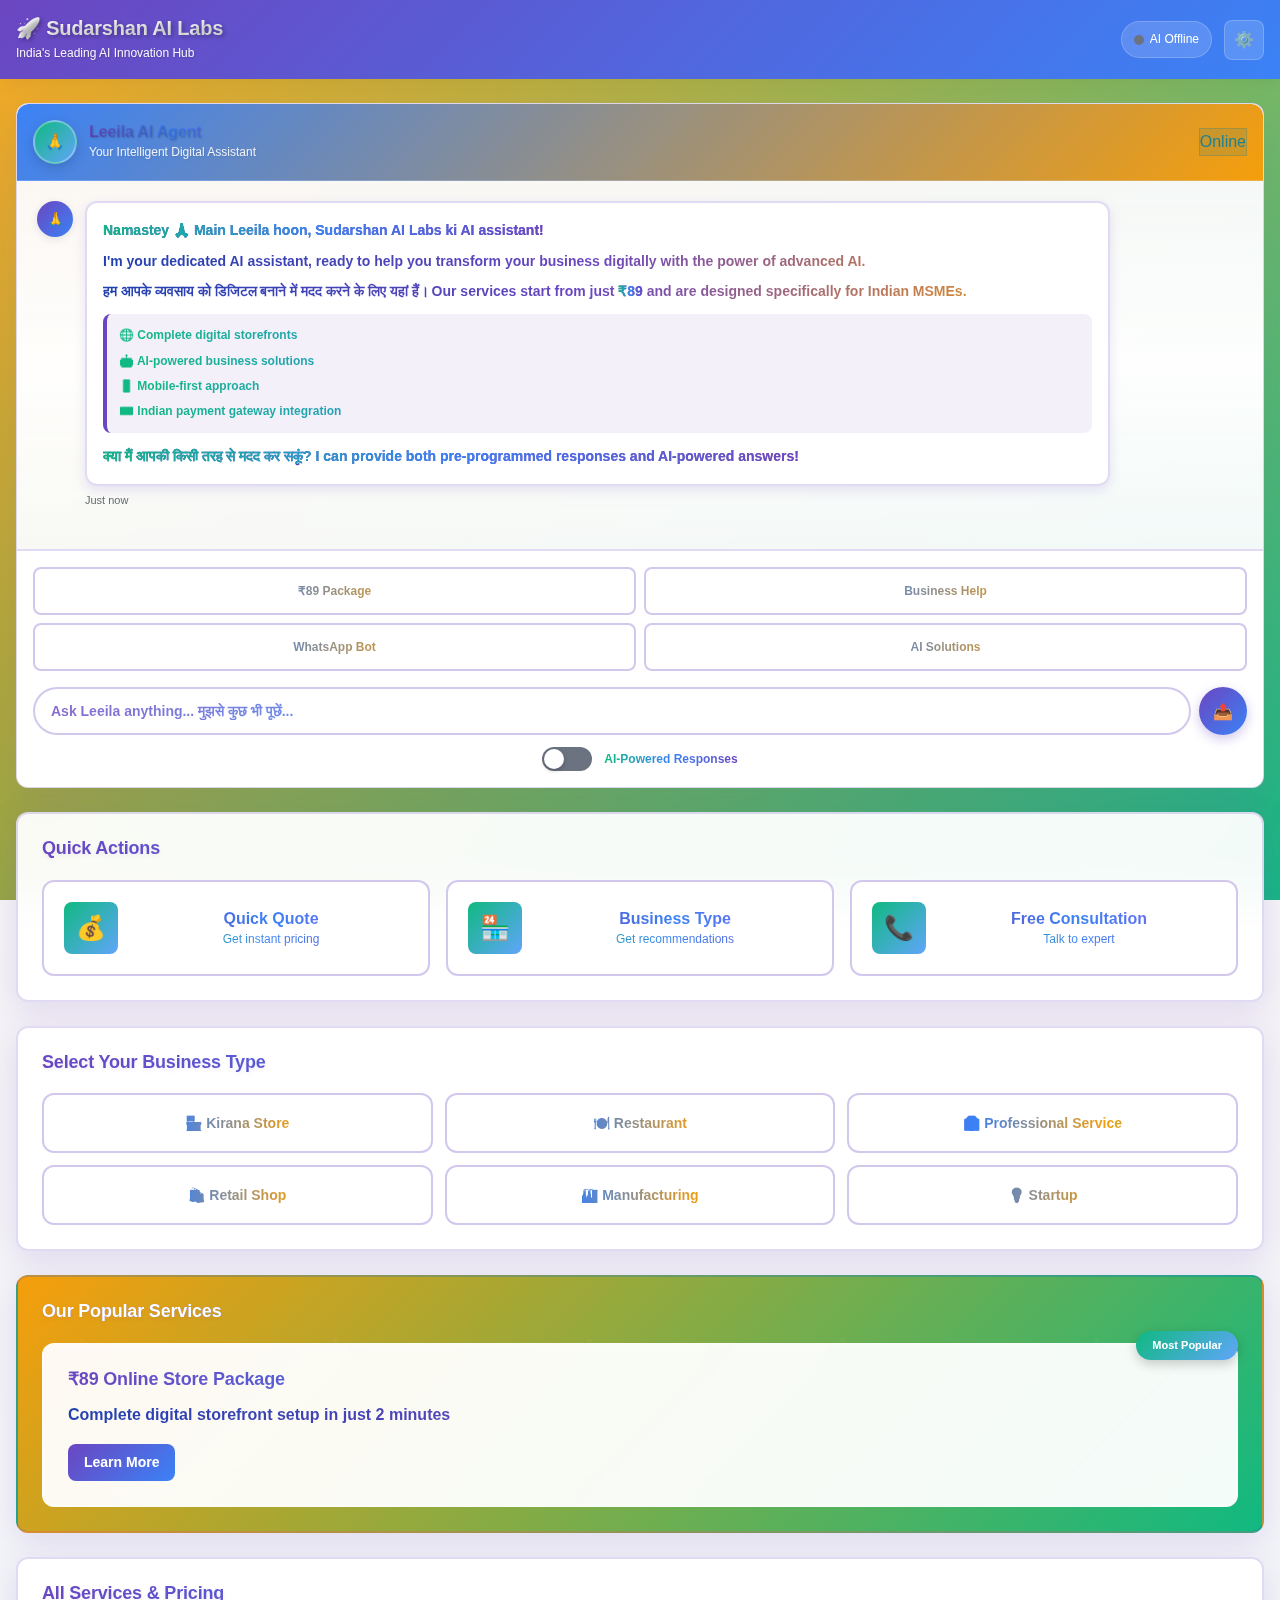
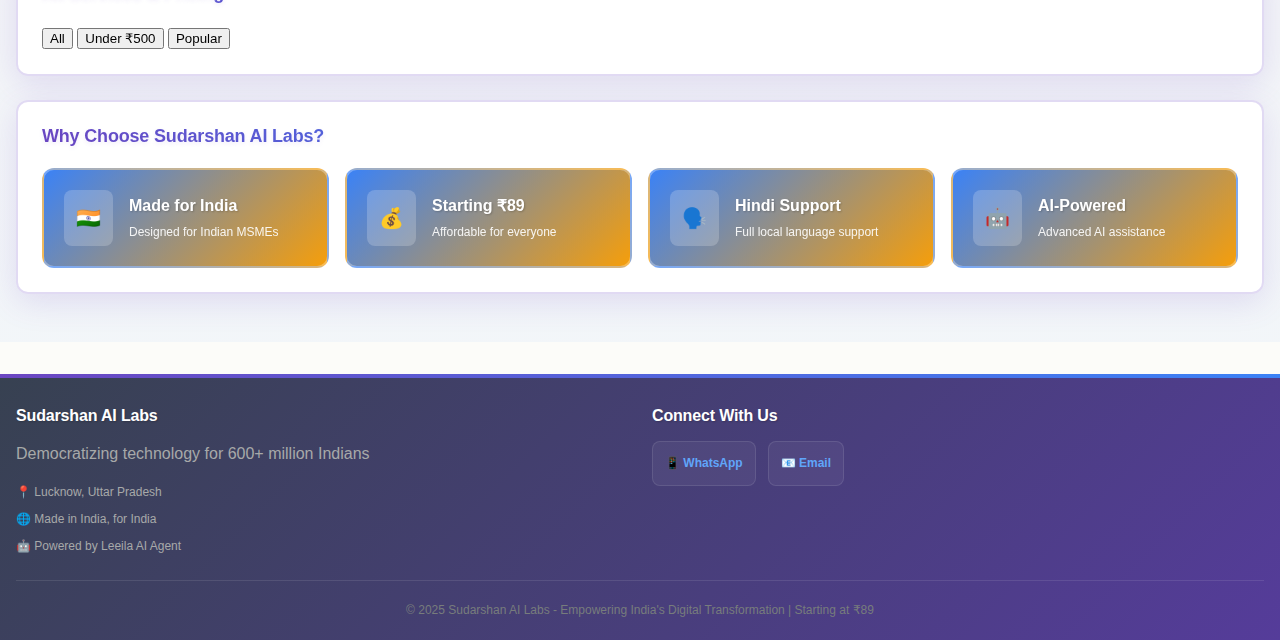
<file: index.html>
<!DOCTYPE html>
<html lang="en">
<head>
    <meta charset="UTF-8">
    <meta name="viewport" content="width=device-width, initial-scale=1.0">
    <title>Leeila AI Agent - Sudarshan AI Labs | Your Digital Transformation Partner</title>
    <link rel="stylesheet" href="style.css">
</head>
<body>
    <!-- Header Section -->
    <header class="header">
        <div class="container">
            <div class="header-content">
                <div class="logo-section">
                    <h1 class="company-name">🚀 Sudarshan AI Labs</h1>
                    <p class="tagline">India's Leading AI Innovation Hub</p>
                </div>
                <div class="header-actions">
                    <div class="api-status-indicator" id="apiStatus">
                        <div class="status-dot disconnected"></div>
                        <span>AI Offline</span>
                    </div>
                    <button class="settings-btn" id="settingsBtn" title="AI Settings">
                        ⚙️
                    </button>
                </div>
            </div>
        </div>
    </header>

    <!-- Main Container -->
    <div class="main-container">
        <div class="container">
            <!-- Chat Interface - TOP PRIORITY FOR MOBILE -->
            <div class="chat-container" id="chatContainer">
                <div class="chat-header">
                    <div class="agent-info">
                        <div class="agent-avatar">🙏</div>
                        <div class="agent-details">
                            <h3 class="gradient-text-heading">Leeila AI Agent</h3>
                            <p>Your Intelligent Digital Assistant</p>
                        </div>
                    </div>
                    <div class="chat-status">
                        <span class="status--success">Online</span>
                        <div class="usage-indicator" id="usageIndicator" style="display: none;">
                            <span id="usageCount">0/100</span>
                        </div>
                    </div>
                </div>

                <div class="chat-messages" id="chatMessages">
                    <div class="message agent-message">
                        <div class="message-avatar">🙏</div>
                        <div class="message-content">
                            <div class="message-bubble">
                                <p><strong>Namastey 🙏 Main Leeila hoon, Sudarshan AI Labs ki AI assistant!</strong></p>
                                <p>I'm your dedicated AI assistant, ready to help you transform your business digitally with the power of advanced AI.</p>
                                <p>हम आपके व्यवसाय को डिजिटल बनाने में मदद करने के लिए यहां हैं। Our services start from just <strong>₹89</strong> and are designed specifically for Indian MSMEs.</p>
                                <div class="quick-highlights">
                                    <div>🌐 Complete digital storefronts</div>
                                    <div>🤖 AI-powered business solutions</div>
                                    <div>📱 Mobile-first approach</div>
                                    <div>💳 Indian payment gateway integration</div>
                                </div>
                                <p><strong>क्या मैं आपकी किसी तरह से मदद कर सकूं? I can provide both pre-programmed responses and AI-powered answers!</strong></p>
                            </div>
                            <div class="message-time">Just now</div>
                        </div>
                    </div>
                </div>

                <div class="typing-indicator" id="typingIndicator" style="display: none;">
                    <div class="message agent-message">
                        <div class="message-avatar">🙏</div>
                        <div class="message-content">
                            <div class="typing-dots">
                                <span></span>
                                <span></span>
                                <span></span>
                            </div>
                        </div>
                    </div>
                </div>

                <div class="chat-input-section">
                    <div class="quick-questions">
                        <button class="quick-btn" data-query="What's included in the ₹89 package?">₹89 Package</button>
                        <button class="quick-btn" data-query="Recommend services for my business">Business Help</button>
                        <button class="quick-btn" data-query="How does WhatsApp integration work?">WhatsApp Bot</button>
                        <button class="quick-btn" data-query="Tell me about AI-powered solutions">AI Solutions</button>
                    </div>
                    <div class="input-container">
                        <input 
                            type="text" 
                            id="messageInput" 
                            placeholder="Ask Leeila anything... मुझसे कुछ भी पूछें..."
                            class="message-input"
                        >
                        <button id="sendButton" class="send-btn">
                            <span class="send-icon">📤</span>
                        </button>
                    </div>
                    <div class="ai-mode-selector">
                        <label class="mode-switch">
                            <input type="checkbox" id="aiModeToggle">
                            <span class="slider"></span>
                            <span class="mode-label">AI-Powered Responses</span>
                        </label>
                    </div>
                </div>
            </div>

            <!-- Quick Actions Section -->
            <div class="quick-actions-section">
                <h3>Quick Actions</h3>
                <div class="action-buttons">
                    <button class="action-btn" id="quickQuoteBtn">
                        <div class="action-icon">💰</div>
                        <div class="action-text">
                            <div class="action-title">Quick Quote</div>
                            <div class="action-desc">Get instant pricing</div>
                        </div>
                    </button>
                    <button class="action-btn" id="businessTypeBtnAction">
                        <div class="action-icon">🏪</div>
                        <div class="action-text">
                            <div class="action-title">Business Type</div>
                            <div class="action-desc">Get recommendations</div>
                        </div>
                    </button>
                    <button class="action-btn" id="consultationBtn">
                        <div class="action-icon">📞</div>
                        <div class="action-text">
                            <div class="action-title">Free Consultation</div>
                            <div class="action-desc">Talk to expert</div>
                        </div>
                    </button>
                </div>
            </div>

            <!-- Business Type Selector -->
            <div class="business-selector-section">
                <h3>Select Your Business Type</h3>
                <div class="business-types" id="businessTypes">
                    <button class="business-type-btn" data-type="kirana">🏪 Kirana Store</button>
                    <button class="business-type-btn" data-type="restaurant">🍽️ Restaurant</button>
                    <button class="business-type-btn" data-type="professional">👔 Professional Service</button>
                    <button class="business-type-btn" data-type="retail">🛍️ Retail Shop</button>
                    <button class="business-type-btn" data-type="manufacturing">🏭 Manufacturing</button>
                    <button class="business-type-btn" data-type="startup">💡 Startup</button>
                </div>
            </div>

            <!-- Featured Services -->
            <div class="featured-services">
                <h3>Our Popular Services</h3>
                <div class="service-highlight">
                    <div class="highlight-badge">Most Popular</div>
                    <div class="service-summary">
                        <h4>₹89 Online Store Package</h4>
                        <p>Complete digital storefront setup in just 2 minutes</p>
                        <button class="btn btn--primary" onclick="askAboutService('Start Your Online Store')">Learn More</button>
                    </div>
                </div>
            </div>

            <!-- Services Pricing Grid -->
            <div class="services-grid" id="servicesGrid">
                <div class="services-header">
                    <h3>All Services & Pricing</h3>
                    <div class="view-controls">
                        <button class="filter-btn active" data-filter="all">All</button>
                        <button class="filter-btn" data-filter="budget">Under ₹500</button>
                        <button class="filter-btn" data-filter="popular">Popular</button>
                    </div>
                </div>
                <div class="services-container" id="servicesContainer">
                    <!-- Services will be populated by JavaScript -->
                </div>
            </div>

            <!-- Company Highlights -->
            <div class="company-highlights">
                <h3>Why Choose Sudarshan AI Labs?</h3>
                <div class="highlights-grid">
                    <div class="highlight-item">
                        <div class="highlight-icon">🇮🇳</div>
                        <div class="highlight-content">
                            <div class="highlight-title">Made for India</div>
                            <div class="highlight-desc">Designed for Indian MSMEs</div>
                        </div>
                    </div>
                    <div class="highlight-item">
                        <div class="highlight-icon">💰</div>
                        <div class="highlight-content">
                            <div class="highlight-title">Starting ₹89</div>
                            <div class="highlight-desc">Affordable for everyone</div>
                        </div>
                    </div>
                    <div class="highlight-item">
                        <div class="highlight-icon">🗣️</div>
                        <div class="highlight-content">
                            <div class="highlight-title">Hindi Support</div>
                            <div class="highlight-desc">Full local language support</div>
                        </div>
                    </div>
                    <div class="highlight-item">
                        <div class="highlight-icon">🤖</div>
                        <div class="highlight-content">
                            <div class="highlight-title">AI-Powered</div>
                            <div class="highlight-desc">Advanced AI assistance</div>
                        </div>
                    </div>
                </div>
            </div>
        </div>
    </div>

    <!-- Settings Modal -->
    <div class="modal hidden" id="settingsModal">
        <div class="modal-backdrop" id="settingsBackdrop"></div>
        <div class="modal-content">
            <div class="modal-header">
                <h3>⚙️ AI Settings</h3>
                <button class="modal-close" id="settingsClose">✕</button>
            </div>
            <div class="modal-body">
                <div class="settings-section">
                    <h4>OpenAI Integration</h4>
                    <div class="form-group">
                        <label class="form-label">API Key</label>
                        <div class="api-key-input-container">
                            <input 
                                type="password" 
                                id="apiKeyInput" 
                                class="form-control" 
                                placeholder="sk-..."
                            >
                            <button type="button" id="toggleApiKey" class="toggle-btn">👁️</button>
                        </div>
                        <div class="api-key-help">
                            <p class="help-text">🔒 Your API key is stored securely in your browser only</p>
                            <p class="help-text">🚨 Never share your API key with anyone</p>
                            <p class="help-text">💡 Get your key from <a href="https://platform.openai.com/api-keys" target="_blank">OpenAI Platform</a></p>
                        </div>
                    </div>
                    
                    <div class="form-group">
                        <label class="form-label">AI Model</label>
                        <select id="modelSelect" class="form-control">
                            <option value="gpt-3.5-turbo">GPT-3.5 Turbo (Recommended)</option>
                            <option value="gpt-4">GPT-4 (Advanced)</option>
                        </select>
                    </div>
                    
                    <div class="connection-status" id="connectionStatus">
                        <div class="status-item">
                            <span class="status-label">Connection:</span>
                            <span class="status-value" id="connectionValue">Disconnected</span>
                        </div>
                        <div class="status-item">
                            <span class="status-label">Usage Today:</span>
                            <span class="status-value" id="usageValue">0 requests</span>
                        </div>
                        <div class="status-item">
                            <span class="status-label">Rate Limit:</span>
                            <span class="status-value">100 requests/day</span>
                        </div>
                    </div>
                    
                    <div class="settings-actions">
                        <button class="btn btn--primary btn--full-width" id="testConnectionBtn">
                            🔌 Test Connection
                        </button>
                        <button class="btn btn--outline btn--full-width" id="clearApiKeyBtn">
                            🗑️ Clear API Key
                        </button>
                    </div>
                    
                    <div class="security-warning">
                        <div class="warning-header">
                            <span class="warning-icon">⚠️</span>
                            <strong>Security Notice</strong>
                        </div>
                        <ul class="warning-list">
                            <li>API keys are stored locally in your browser</li>
                            <li>Keys are never sent to our servers</li>
                            <li>Clear your key before using shared computers</li>
                            <li>Monitor your OpenAI usage regularly</li>
                        </ul>
                    </div>
                </div>
            </div>
        </div>
    </div>

    <!-- Quick Quote Modal -->
    <div class="modal hidden" id="quoteModal">
        <div class="modal-backdrop" id="quoteBackdrop"></div>
        <div class="modal-content">
            <div class="modal-header">
                <h3>💰 Quick Quote Calculator</h3>
                <button class="modal-close" id="quoteClose">✕</button>
            </div>
            <div class="modal-body">
                <div class="quote-calculator">
                    <h4 class="gradient-text-heading">Select Services for Your Quote</h4>
                    <div id="quoteServices">
                        <!-- Quote services will be populated by JavaScript -->
                    </div>
                    <div class="quote-summary">
                        <div class="quote-total">
                            <strong>Total: <span id="quoteTotal">₹0</span></strong>
                        </div>
                        <div class="quote-savings" id="quoteSavings" style="display: none;">
                            <span class="savings-text">Bundle Savings: <span id="savingsAmount">₹0</span></span>
                        </div>
                    </div>
                    <div class="quote-actions">
                        <button class="btn btn--primary btn--full-width" id="requestQuoteBtn">
                            📞 Request Detailed Quote via WhatsApp
                        </button>
                    </div>
                </div>
            </div>
        </div>
    </div>

    <!-- Contact Form Modal -->
    <div class="modal hidden" id="contactModal">
        <div class="modal-backdrop" id="contactBackdrop"></div>
        <div class="modal-content">
            <div class="modal-header">
                <h3>🤝 Free Consultation</h3>
                <button class="modal-close" id="contactClose">✕</button>
            </div>
            <div class="modal-body">
                <div class="contact-form">
                    <div class="form-group">
                        <label class="form-label">Name / नाम</label>
                        <input type="text" id="contactName" class="form-control" placeholder="Your full name">
                    </div>
                    <div class="form-group">
                        <label class="form-label">Business Name / व्यवसाय का नाम</label>
                        <input type="text" id="contactBusiness" class="form-control" placeholder="Your business name">
                    </div>
                    <div class="form-group">
                        <label class="form-label">Phone / फोन नंबर</label>
                        <input type="tel" id="contactPhone" class="form-control" placeholder="+91 XXXXX XXXXX">
                    </div>
                    <div class="form-group">
                        <label class="form-label">Business Type / व्यवसाय का प्रकार</label>
                        <select id="contactBusinessType" class="form-control">
                            <option value="">Select business type</option>
                            <option value="kirana">🏪 Kirana Store</option>
                            <option value="restaurant">🍽️ Restaurant</option>
                            <option value="professional">👔 Professional Service</option>
                            <option value="retail">🛍️ Retail Shop</option>
                            <option value="manufacturing">🏭 Manufacturing</option>
                            <option value="startup">💡 Startup</option>
                        </select>
                    </div>
                    <div class="contact-actions">
                        <button class="btn btn--primary btn--full-width" id="submitContactBtn">
                            📞 Schedule Free Consultation
                        </button>
                        <div class="whatsapp-contact">
                            <p class="gradient-text-accent">या WhatsApp पर तुरंत बात करें:</p>
                            <a href="https://wa.me/919876543210?text=Namastey! I'm interested in Sudarshan AI Labs services" target="_blank" class="btn btn--secondary btn--full-width">
                                📱 Chat on WhatsApp
                            </a>
                        </div>
                    </div>
                </div>
            </div>
        </div>
    </div>

    <!-- Success Modal -->
    <div class="modal hidden" id="successModal">
        <div class="modal-backdrop" id="successBackdrop"></div>
        <div class="modal-content">
            <div class="modal-header">
                <h3>✅ Success!</h3>
                <button class="modal-close" id="successClose">✕</button>
            </div>
            <div class="modal-body">
                <div class="success-content" id="successContent">
                    <!-- Success content will be populated by JavaScript -->
                </div>
            </div>
        </div>
    </div>

    <!-- Footer -->
    <footer class="footer">
        <div class="container">
            <div class="footer-content">
                <div class="footer-section">
                    <h4>Sudarshan AI Labs</h4>
                    <p>Democratizing technology for 600+ million Indians</p>
                    <div class="footer-contact">
                        <span>📍 Lucknow, Uttar Pradesh</span>
                        <span>🌐 Made in India, for India</span>
                        <span>🤖 Powered by Leeila AI Agent</span>
                    </div>
                </div>
                <div class="footer-section">
                    <h4>Connect With Us</h4>
                    <div class="social-links">
                        <a href="https://wa.me/919876543210" target="_blank" class="social-link">📱 WhatsApp</a>
                        <a href="mailto:contact@sudarshanailabs.com" class="social-link">📧 Email</a>
                    </div>
                </div>
            </div>
            <div class="footer-bottom">
                <p>&copy; 2025 Sudarshan AI Labs - Empowering India's Digital Transformation | Starting at ₹89</p>
            </div>
        </div>
    </footer>

    <script src="app.js"></script>
</body>
</html>
</file>
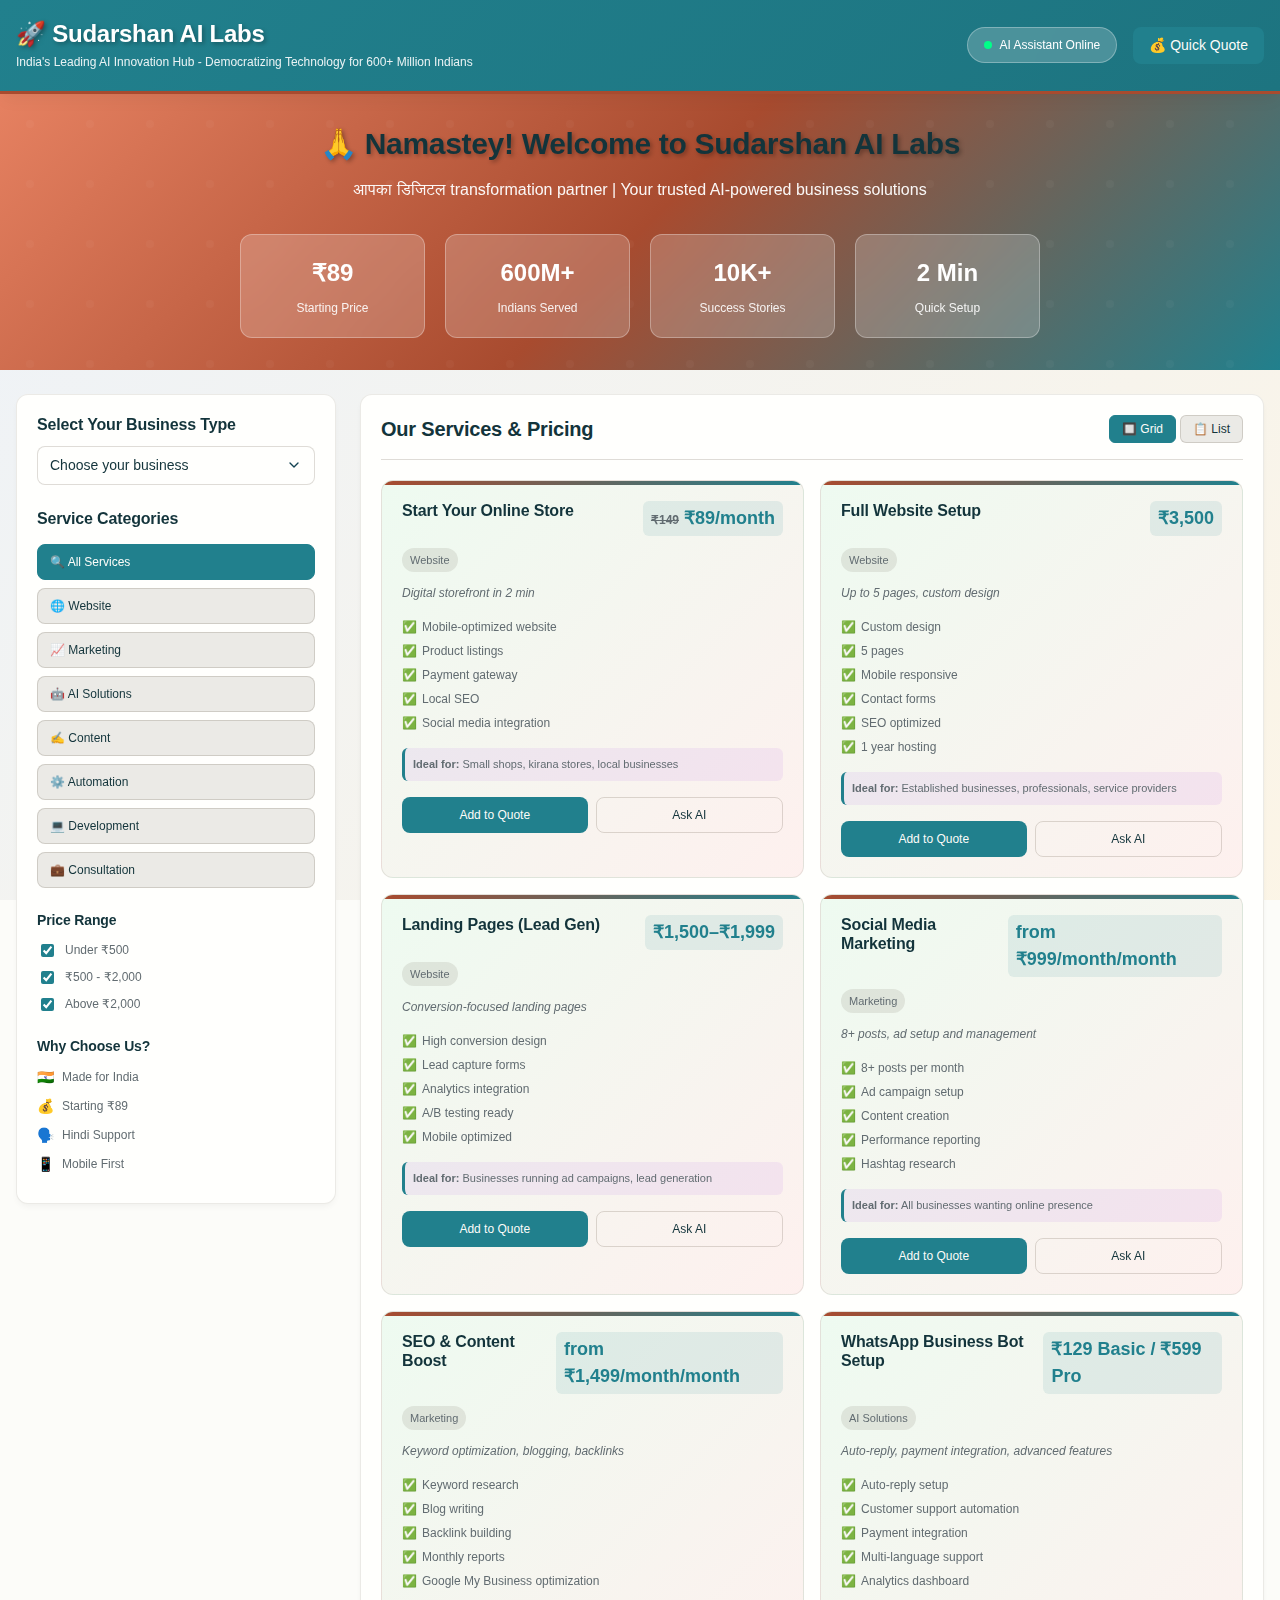
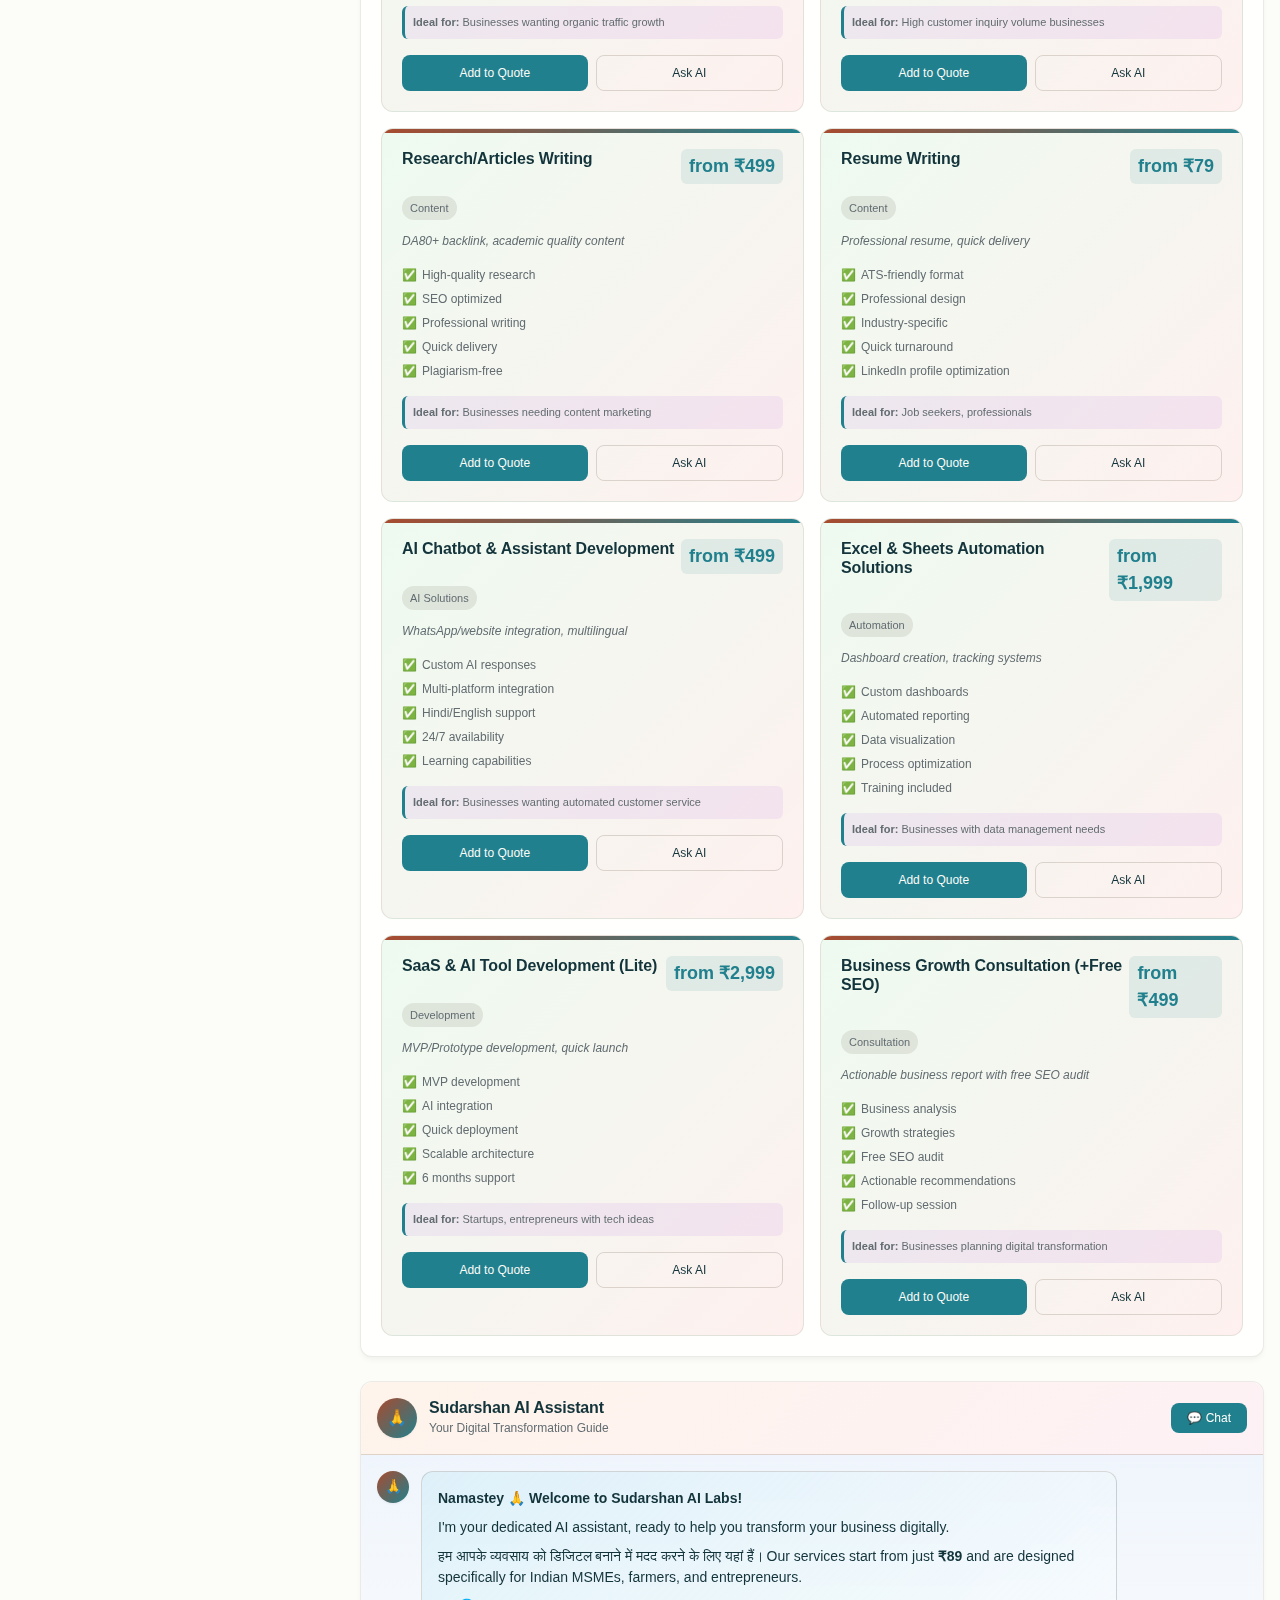
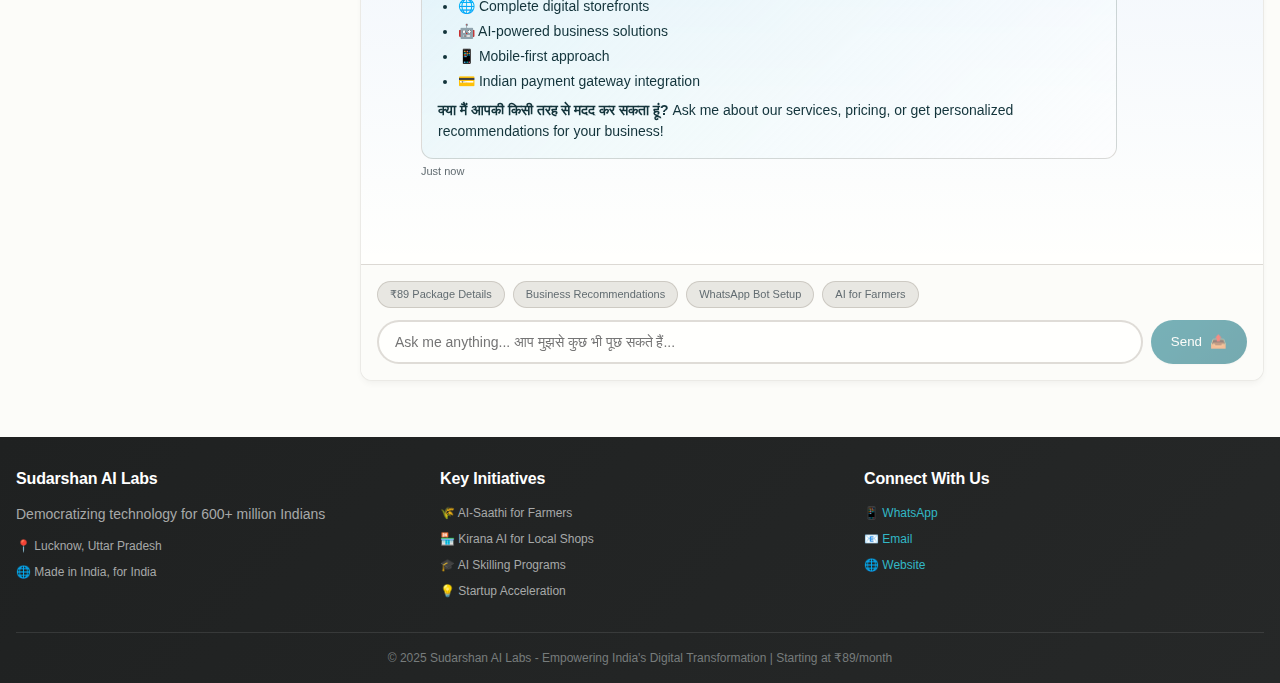
<file: sudarshan-ai-assistant-v2/index.html>
<!DOCTYPE html>
<html lang="en">
<head>
    <meta charset="UTF-8">
    <meta name="viewport" content="width=device-width, initial-scale=1.0">
    <title>Sudarshan AI Labs - Your Digital Transformation Partner | Namastey 🙏</title>
    <link rel="stylesheet" href="style.css">
</head>
<body>
    <!-- Header Section -->
    <header class="header">
        <div class="container">
            <div class="header-content">
                <div class="logo-section">
                    <h1 class="company-name">🚀 Sudarshan AI Labs</h1>
                    <p class="tagline">India's Leading AI Innovation Hub - Democratizing Technology for 600+ Million Indians</p>
                </div>
                <div class="header-actions">
                    <div class="status-indicator">
                        <div class="status-dot"></div>
                        <span>AI Assistant Online</span>
                    </div>
                    <button class="btn btn--primary" id="quickQuoteBtn">💰 Quick Quote</button>
                </div>
            </div>
        </div>
    </header>

    <!-- Welcome Banner -->
    <div class="welcome-banner">
        <div class="container">
            <div class="welcome-content">
                <div class="welcome-greeting">
                    <h2 class="namaste-greeting">🙏 Namastey! Welcome to Sudarshan AI Labs</h2>
                    <p class="welcome-subtitle">आपका डिजिटल transformation partner | Your trusted AI-powered business solutions</p>
                </div>
                <div class="welcome-highlights">
                    <div class="highlight-card">
                        <div class="highlight-number">₹89</div>
                        <div class="highlight-text">Starting Price</div>
                    </div>
                    <div class="highlight-card">
                        <div class="highlight-number">600M+</div>
                        <div class="highlight-text">Indians Served</div>
                    </div>
                    <div class="highlight-card">
                        <div class="highlight-number">10K+</div>
                        <div class="highlight-text">Success Stories</div>
                    </div>
                    <div class="highlight-card">
                        <div class="highlight-number">2 Min</div>
                        <div class="highlight-text">Quick Setup</div>
                    </div>
                </div>
            </div>
        </div>
    </div>

    <!-- Main Container -->
    <div class="main-container">
        <div class="container">
            <div class="app-layout">
                <!-- Service Categories Sidebar -->
                <aside class="services-sidebar">
                    <div class="business-selector">
                        <h3>Select Your Business Type</h3>
                        <select id="businessType" class="form-control">
                            <option value="">Choose your business</option>
                            <option value="kirana">🏪 Kirana Store</option>
                            <option value="restaurant">🍽️ Restaurant</option>
                            <option value="professional">👔 Professional Service</option>
                            <option value="retail">🛍️ Retail Shop</option>
                            <option value="manufacturing">🏭 Manufacturing</option>
                            <option value="agriculture">🌾 Agriculture/Farming</option>
                            <option value="startup">💡 Startup</option>
                        </select>
                    </div>

                    <div class="service-categories">
                        <h3>Service Categories</h3>
                        <div class="category-filters">
                            <button class="category-btn active" data-category="all">🔍 All Services</button>
                            <button class="category-btn" data-category="Website">🌐 Website</button>
                            <button class="category-btn" data-category="Marketing">📈 Marketing</button>
                            <button class="category-btn" data-category="AI Solutions">🤖 AI Solutions</button>
                            <button class="category-btn" data-category="Content">✍️ Content</button>
                            <button class="category-btn" data-category="Automation">⚙️ Automation</button>
                            <button class="category-btn" data-category="Development">💻 Development</button>
                            <button class="category-btn" data-category="Consultation">💼 Consultation</button>
                        </div>
                    </div>

                    <div class="price-filter">
                        <h4>Price Range</h4>
                        <div class="price-options">
                            <label><input type="checkbox" value="budget" checked> Under ₹500</label>
                            <label><input type="checkbox" value="standard" checked> ₹500 - ₹2,000</label>
                            <label><input type="checkbox" value="premium" checked> Above ₹2,000</label>
                        </div>
                    </div>

                    <div class="company-highlights">
                        <h4>Why Choose Us?</h4>
                        <div class="highlight-item">
                            <span class="highlight-icon">🇮🇳</span>
                            <span>Made for India</span>
                        </div>
                        <div class="highlight-item">
                            <span class="highlight-icon">💰</span>
                            <span>Starting ₹89</span>
                        </div>
                        <div class="highlight-item">
                            <span class="highlight-icon">🗣️</span>
                            <span>Hindi Support</span>
                        </div>
                        <div class="highlight-item">
                            <span class="highlight-icon">📱</span>
                            <span>Mobile First</span>
                        </div>
                    </div>
                </aside>

                <!-- Main Chat and Services Area -->
                <main class="main-content">
                    <!-- Service Cards Grid -->
                    <div class="services-grid" id="servicesGrid">
                        <div class="services-header">
                            <h2>Our Services & Pricing</h2>
                            <div class="view-toggle">
                                <button class="view-btn active" data-view="grid">🔲 Grid</button>
                                <button class="view-btn" data-view="list">📋 List</button>
                            </div>
                        </div>
                        <div class="services-container" id="servicesContainer">
                            <!-- Services will be populated by JavaScript -->
                        </div>
                    </div>

                    <!-- Chat Interface -->
                    <div class="chat-container" id="chatContainer">
                        <div class="chat-header">
                            <div class="agent-info">
                                <div class="agent-avatar">🙏</div>
                                <div class="agent-details">
                                    <h3>Sudarshan AI Assistant</h3>
                                    <p>Your Digital Transformation Guide</p>
                                </div>
                            </div>
                            <button class="chat-toggle" id="chatToggle">💬 Chat</button>
                        </div>

                        <div class="chat-messages" id="chatMessages">
                            <div class="message agent-message">
                                <div class="message-avatar">🙏</div>
                                <div class="message-content">
                                    <div class="message-bubble">
                                        <p><strong>Namastey 🙏 Welcome to Sudarshan AI Labs!</strong></p>
                                        <p>I'm your dedicated AI assistant, ready to help you transform your business digitally.</p>
                                        <p>हम आपके व्यवसाय को डिजिटल बनाने में मदद करने के लिए यहां हैं। Our services start from just <strong>₹89</strong> and are designed specifically for Indian MSMEs, farmers, and entrepreneurs.</p>
                                        <ul>
                                            <li>🌐 Complete digital storefronts</li>
                                            <li>🤖 AI-powered business solutions</li>
                                            <li>📱 Mobile-first approach</li>
                                            <li>💳 Indian payment gateway integration</li>
                                        </ul>
                                        <p><strong>क्या मैं आपकी किसी तरह से मदद कर सकता हूं?</strong> Ask me about our services, pricing, or get personalized recommendations for your business!</p>
                                    </div>
                                    <div class="message-time">Just now</div>
                                </div>
                            </div>
                        </div>

                        <div class="typing-indicator" id="typingIndicator" style="display: none;">
                            <div class="message agent-message">
                                <div class="message-avatar">🙏</div>
                                <div class="message-content">
                                    <div class="typing-dots">
                                        <span></span>
                                        <span></span>
                                        <span></span>
                                    </div>
                                </div>
                            </div>
                        </div>

                        <div class="chat-input-section">
                            <div class="quick-questions">
                                <button class="quick-btn" data-query="What's included in the ₹89 package?">₹89 Package Details</button>
                                <button class="quick-btn" data-query="Recommend services for my business">Business Recommendations</button>
                                <button class="quick-btn" data-query="How does WhatsApp integration work?">WhatsApp Bot Setup</button>
                                <button class="quick-btn" data-query="Tell me about AI-Saathi for farmers">AI for Farmers</button>
                            </div>
                            <div class="input-container">
                                <input 
                                    type="text" 
                                    id="messageInput" 
                                    placeholder="Ask me anything... आप मुझसे कुछ भी पूछ सकते हैं..."
                                    class="message-input"
                                >
                                <button id="sendButton" class="send-btn">
                                    <span>Send</span>
                                    <span class="send-icon">📤</span>
                                </button>
                            </div>
                        </div>
                    </div>
                </main>
            </div>
        </div>
    </div>

    <!-- Service Comparison Modal -->
    <div class="modal hidden" id="comparisonModal">
        <div class="modal-backdrop" id="comparisonBackdrop"></div>
        <div class="modal-content large">
            <div class="modal-header">
                <h3>Service Comparison</h3>
                <button class="modal-close" id="comparisonClose">✕</button>
            </div>
            <div class="modal-body">
                <div id="comparisonContent">
                    <!-- Comparison content will be populated by JavaScript -->
                </div>
            </div>
        </div>
    </div>

    <!-- Quick Quote Modal -->
    <div class="modal hidden" id="quoteModal">
        <div class="modal-backdrop" id="quoteBackdrop"></div>
        <div class="modal-content">
            <div class="modal-header">
                <h3>💰 Quick Quote Calculator</h3>
                <button class="modal-close" id="quoteClose">✕</button>
            </div>
            <div class="modal-body">
                <div class="quote-calculator">
                    <h4>Select Services for Your Quote</h4>
                    <div id="quoteServices">
                        <!-- Quote services will be populated by JavaScript -->
                    </div>
                    <div class="quote-summary">
                        <div class="quote-total">
                            <strong>Total: <span id="quoteTotal">₹0</span></strong>
                        </div>
                        <div class="quote-savings" id="quoteSavings" style="display: none;">
                            <span class="savings-text">Bundle Savings: <span id="savingsAmount">₹0</span></span>
                        </div>
                    </div>
                    <div class="quote-actions">
                        <button class="btn btn--primary btn--full-width" id="requestQuoteBtn">
                            📞 Request Detailed Quote via WhatsApp
                        </button>
                    </div>
                </div>
            </div>
        </div>
    </div>

    <!-- Contact Form Modal -->
    <div class="modal hidden" id="contactModal">
        <div class="modal-backdrop" id="contactBackdrop"></div>
        <div class="modal-content">
            <div class="modal-header">
                <h3>🤝 Let's Connect</h3>
                <button class="modal-close" id="contactClose">✕</button>
            </div>
            <div class="modal-body">
                <div class="contact-form">
                    <div class="form-group">
                        <label class="form-label">Name / नाम</label>
                        <input type="text" id="contactName" class="form-control" placeholder="Your full name">
                    </div>
                    <div class="form-group">
                        <label class="form-label">Business Name / व्यवसाय का नाम</label>
                        <input type="text" id="contactBusiness" class="form-control" placeholder="Your business name">
                    </div>
                    <div class="form-group">
                        <label class="form-label">Phone / फोन नंबर</label>
                        <input type="tel" id="contactPhone" class="form-control" placeholder="+91 XXXXX XXXXX">
                    </div>
                    <div class="form-group">
                        <label class="form-label">Business Type / व्यवसाय का प्रकार</label>
                        <select id="contactBusinessType" class="form-control">
                            <option value="">Select business type</option>
                            <option value="kirana">Kirana Store</option>
                            <option value="restaurant">Restaurant</option>
                            <option value="professional">Professional Service</option>
                            <option value="retail">Retail Shop</option>
                            <option value="manufacturing">Manufacturing</option>
                            <option value="agriculture">Agriculture/Farming</option>
                            <option value="startup">Startup</option>
                        </select>
                    </div>
                    <div class="form-group">
                        <label class="form-label">Services Interested In</label>
                        <div class="service-checkboxes" id="contactServices">
                            <!-- Will be populated by JavaScript -->
                        </div>
                    </div>
                    <div class="contact-actions">
                        <button class="btn btn--primary btn--full-width" id="submitContactBtn">
                            📞 Schedule Consultation Call
                        </button>
                        <div class="whatsapp-contact">
                            <p>या WhatsApp पर तुरंत बात करें:</p>
                            <a href="https://wa.me/919876543210?text=Namastey! I'm interested in Sudarshan AI Labs services" target="_blank" class="btn btn--secondary btn--full-width">
                                📱 Chat on WhatsApp
                            </a>
                        </div>
                    </div>
                </div>
            </div>
        </div>
    </div>

    <!-- Success Modal -->
    <div class="modal hidden" id="successModal">
        <div class="modal-backdrop" id="successBackdrop"></div>
        <div class="modal-content">
            <div class="modal-header">
                <h3>✅ Success!</h3>
                <button class="modal-close" id="successClose">✕</button>
            </div>
            <div class="modal-body">
                <div class="success-content" id="successContent">
                    <!-- Success content will be populated by JavaScript -->
                </div>
            </div>
        </div>
    </div>

    <!-- Footer -->
    <footer class="footer">
        <div class="container">
            <div class="footer-content">
                <div class="footer-section">
                    <h4>Sudarshan AI Labs</h4>
                    <p>Democratizing technology for 600+ million Indians</p>
                    <div class="footer-contact">
                        <span>📍 Lucknow, Uttar Pradesh</span>
                        <span>🌐 Made in India, for India</span>
                    </div>
                </div>
                <div class="footer-section">
                    <h4>Key Initiatives</h4>
                    <ul>
                        <li>🌾 AI-Saathi for Farmers</li>
                        <li>🏪 Kirana AI for Local Shops</li>
                        <li>🎓 AI Skilling Programs</li>
                        <li>💡 Startup Acceleration</li>
                    </ul>
                </div>
                <div class="footer-section">
                    <h4>Connect With Us</h4>
                    <div class="social-links">
                        <a href="https://wa.me/919876543210" target="_blank" class="social-link">📱 WhatsApp</a>
                        <a href="mailto:contact@sudarshanailabs.com" class="social-link">📧 Email</a>
                        <a href="#" class="social-link">🌐 Website</a>
                    </div>
                </div>
            </div>
            <div class="footer-bottom">
                <p>&copy; 2025 Sudarshan AI Labs - Empowering India's Digital Transformation | Starting at ₹89/month</p>
            </div>
        </div>
    </footer>

    <script src="app.js"></script>
</body>
</html>
</file>
<file: style.css>
:root {
  /* Primitive Color Tokens */
  --color-white: rgba(255, 255, 255, 1);
  --color-black: rgba(0, 0, 0, 1);
  --color-cream-50: rgba(252, 252, 249, 1);
  --color-cream-100: rgba(255, 255, 253, 1);
  --color-gray-200: rgba(245, 245, 245, 1);
  --color-gray-300: rgba(167, 169, 169, 1);
  --color-gray-400: rgba(119, 124, 124, 1);
  --color-slate-500: rgba(98, 108, 113, 1);
  --color-brown-600: rgba(94, 82, 64, 1);
  --color-charcoal-700: rgba(31, 33, 33, 1);
  --color-charcoal-800: rgba(38, 40, 40, 1);
  --color-slate-900: rgba(19, 52, 59, 1);
  --color-teal-300: rgba(50, 184, 198, 1);
  --color-teal-400: rgba(45, 166, 178, 1);
  --color-teal-500: rgba(33, 128, 141, 1);
  --color-teal-600: rgba(29, 116, 128, 1);
  --color-teal-700: rgba(26, 104, 115, 1);
  --color-teal-800: rgba(41, 150, 161, 1);
  --color-red-400: rgba(255, 84, 89, 1);
  --color-red-500: rgba(192, 21, 47, 1);
  --color-orange-400: rgba(230, 129, 97, 1);
  --color-orange-500: rgba(168, 75, 47, 1);

  /* RGB versions for opacity control */
  --color-brown-600-rgb: 94, 82, 64;
  --color-teal-500-rgb: 33, 128, 141;
  --color-slate-900-rgb: 19, 52, 59;
  --color-slate-500-rgb: 98, 108, 113;
  --color-red-500-rgb: 192, 21, 47;
  --color-red-400-rgb: 255, 84, 89;
  --color-orange-500-rgb: 168, 75, 47;
  --color-orange-400-rgb: 230, 129, 97;

  /* Background color tokens (Light Mode) */
  --color-bg-1: rgba(59, 130, 246, 0.08); /* Light blue */
  --color-bg-2: rgba(245, 158, 11, 0.08); /* Light yellow */
  --color-bg-3: rgba(34, 197, 94, 0.08); /* Light green */
  --color-bg-4: rgba(239, 68, 68, 0.08); /* Light red */
  --color-bg-5: rgba(147, 51, 234, 0.08); /* Light purple */
  --color-bg-6: rgba(249, 115, 22, 0.08); /* Light orange */
  --color-bg-7: rgba(236, 72, 153, 0.08); /* Light pink */
  --color-bg-8: rgba(6, 182, 212, 0.08); /* Light cyan */

  /* Semantic Color Tokens (Light Mode) */
  --color-background: var(--color-cream-50);
  --color-surface: var(--color-cream-100);
  --color-text: var(--color-slate-900);
  --color-text-secondary: var(--color-slate-500);
  --color-primary: var(--color-teal-500);
  --color-primary-hover: var(--color-teal-600);
  --color-primary-active: var(--color-teal-700);
  --color-secondary: rgba(var(--color-brown-600-rgb), 0.12);
  --color-secondary-hover: rgba(var(--color-brown-600-rgb), 0.2);
  --color-secondary-active: rgba(var(--color-brown-600-rgb), 0.25);
  --color-border: rgba(var(--color-brown-600-rgb), 0.2);
  --color-btn-primary-text: var(--color-cream-50);
  --color-card-border: rgba(var(--color-brown-600-rgb), 0.12);
  --color-card-border-inner: rgba(var(--color-brown-600-rgb), 0.12);
  --color-error: var(--color-red-500);
  --color-success: var(--color-teal-500);
  --color-warning: var(--color-orange-500);
  --color-info: var(--color-slate-500);
  --color-focus-ring: rgba(var(--color-teal-500-rgb), 0.4);
  --color-select-caret: rgba(var(--color-slate-900-rgb), 0.8);

  /* Common style patterns */
  --focus-ring: 0 0 0 3px var(--color-focus-ring);
  --focus-outline: 2px solid var(--color-primary);
  --status-bg-opacity: 0.15;
  --status-border-opacity: 0.25;
  --select-caret-light: url("data:image/svg+xml,%3Csvg xmlns='http://www.w3.org/2000/svg' width='16' height='16' viewBox='0 0 24 24' fill='none' stroke='%23134252' stroke-width='2' stroke-linecap='round' stroke-linejoin='round'%3E%3Cpolyline points='6 9 12 15 18 9'%3E%3C/polyline%3E%3C/svg%3E");
  --select-caret-dark: url("data:image/svg+xml,%3Csvg xmlns='http://www.w3.org/2000/svg' width='16' height='16' viewBox='0 0 24 24' fill='none' stroke='%23f5f5f5' stroke-width='2' stroke-linecap='round' stroke-linejoin='round'%3E%3Cpolyline points='6 9 12 15 18 9'%3E%3C/polyline%3E%3C/svg%3E");

  /* RGB versions for opacity control */
  --color-success-rgb: 33, 128, 141;
  --color-error-rgb: 192, 21, 47;
  --color-warning-rgb: 168, 75, 47;
  --color-info-rgb: 98, 108, 113;

  /* Typography */
  --font-family-base: "FKGroteskNeue", "Geist", "Inter", -apple-system,
    BlinkMacSystemFont, "Segoe UI", Roboto, sans-serif;
  --font-family-mono: "Berkeley Mono", ui-monospace, SFMono-Regular, Menlo,
    Monaco, Consolas, monospace;
  --font-size-xs: 11px;
  --font-size-sm: 12px;
  --font-size-base: 14px;
  --font-size-md: 14px;
  --font-size-lg: 16px;
  --font-size-xl: 18px;
  --font-size-2xl: 20px;
  --font-size-3xl: 24px;
  --font-size-4xl: 30px;
  --font-weight-normal: 400;
  --font-weight-medium: 500;
  --font-weight-semibold: 550;
  --font-weight-bold: 600;
  --line-height-tight: 1.2;
  --line-height-normal: 1.5;
  --letter-spacing-tight: -0.01em;

  /* Spacing */
  --space-0: 0;
  --space-1: 1px;
  --space-2: 2px;
  --space-4: 4px;
  --space-6: 6px;
  --space-8: 8px;
  --space-10: 10px;
  --space-12: 12px;
  --space-16: 16px;
  --space-20: 20px;
  --space-24: 24px;
  --space-32: 32px;

  /* Border Radius */
  --radius-sm: 6px;
  --radius-base: 8px;
  --radius-md: 10px;
  --radius-lg: 12px;
  --radius-full: 9999px;

  /* Shadows */
  --shadow-xs: 0 1px 2px rgba(0, 0, 0, 0.02);
  --shadow-sm: 0 1px 3px rgba(0, 0, 0, 0.04), 0 1px 2px rgba(0, 0, 0, 0.02);
  --shadow-md: 0 4px 6px -1px rgba(0, 0, 0, 0.04),
    0 2px 4px -1px rgba(0, 0, 0, 0.02);
  --shadow-lg: 0 10px 15px -3px rgba(0, 0, 0, 0.04),
    0 4px 6px -2px rgba(0, 0, 0, 0.02);
  --shadow-inset-sm: inset 0 1px 0 rgba(255, 255, 255, 0.15),
    inset 0 -1px 0 rgba(0, 0, 0, 0.03);

  /* Animation */
  --duration-fast: 150ms;
  --duration-normal: 250ms;
  --ease-standard: cubic-bezier(0.16, 1, 0.3, 1);

  /* Layout */
  --container-sm: 640px;
  --container-md: 768px;
  --container-lg: 1024px;
  --container-xl: 1280px;
}

/* Dark mode colors */
@media (prefers-color-scheme: dark) {
  :root {
    /* RGB versions for opacity control (Dark Mode) */
    --color-gray-400-rgb: 119, 124, 124;
    --color-teal-300-rgb: 50, 184, 198;
    --color-gray-300-rgb: 167, 169, 169;
    --color-gray-200-rgb: 245, 245, 245;

    /* Background color tokens (Dark Mode) */
    --color-bg-1: rgba(29, 78, 216, 0.15); /* Dark blue */
    --color-bg-2: rgba(180, 83, 9, 0.15); /* Dark yellow */
    --color-bg-3: rgba(21, 128, 61, 0.15); /* Dark green */
    --color-bg-4: rgba(185, 28, 28, 0.15); /* Dark red */
    --color-bg-5: rgba(107, 33, 168, 0.15); /* Dark purple */
    --color-bg-6: rgba(194, 65, 12, 0.15); /* Dark orange */
    --color-bg-7: rgba(190, 24, 93, 0.15); /* Dark pink */
    --color-bg-8: rgba(8, 145, 178, 0.15); /* Dark cyan */
    
    /* Semantic Color Tokens (Dark Mode) */
    --color-background: var(--color-charcoal-700);
    --color-surface: var(--color-charcoal-800);
    --color-text: var(--color-gray-200);
    --color-text-secondary: rgba(var(--color-gray-300-rgb), 0.7);
    --color-primary: var(--color-teal-300);
    --color-primary-hover: var(--color-teal-400);
    --color-primary-active: var(--color-teal-800);
    --color-secondary: rgba(var(--color-gray-400-rgb), 0.15);
    --color-secondary-hover: rgba(var(--color-gray-400-rgb), 0.25);
    --color-secondary-active: rgba(var(--color-gray-400-rgb), 0.3);
    --color-border: rgba(var(--color-gray-400-rgb), 0.3);
    --color-error: var(--color-red-400);
    --color-success: var(--color-teal-300);
    --color-warning: var(--color-orange-400);
    --color-info: var(--color-gray-300);
    --color-focus-ring: rgba(var(--color-teal-300-rgb), 0.4);
    --color-btn-primary-text: var(--color-slate-900);
    --color-card-border: rgba(var(--color-gray-400-rgb), 0.2);
    --color-card-border-inner: rgba(var(--color-gray-400-rgb), 0.15);
    --shadow-inset-sm: inset 0 1px 0 rgba(255, 255, 255, 0.1),
      inset 0 -1px 0 rgba(0, 0, 0, 0.15);
    --button-border-secondary: rgba(var(--color-gray-400-rgb), 0.2);
    --color-border-secondary: rgba(var(--color-gray-400-rgb), 0.2);
    --color-select-caret: rgba(var(--color-gray-200-rgb), 0.8);

    /* Common style patterns - updated for dark mode */
    --focus-ring: 0 0 0 3px var(--color-focus-ring);
    --focus-outline: 2px solid var(--color-primary);
    --status-bg-opacity: 0.15;
    --status-border-opacity: 0.25;
    --select-caret-light: url("data:image/svg+xml,%3Csvg xmlns='http://www.w3.org/2000/svg' width='16' height='16' viewBox='0 0 24 24' fill='none' stroke='%23134252' stroke-width='2' stroke-linecap='round' stroke-linejoin='round'%3E%3Cpolyline points='6 9 12 15 18 9'%3E%3C/polyline%3E%3C/svg%3E");
    --select-caret-dark: url("data:image/svg+xml,%3Csvg xmlns='http://www.w3.org/2000/svg' width='16' height='16' viewBox='0 0 24 24' fill='none' stroke='%23f5f5f5' stroke-width='2' stroke-linecap='round' stroke-linejoin='round'%3E%3Cpolyline points='6 9 12 15 18 9'%3E%3C/polyline%3E%3C/svg%3E");

    /* RGB versions for dark mode */
    --color-success-rgb: var(--color-teal-300-rgb);
    --color-error-rgb: var(--color-red-400-rgb);
    --color-warning-rgb: var(--color-orange-400-rgb);
    --color-info-rgb: var(--color-gray-300-rgb);
  }
}

/* Data attribute for manual theme switching */
[data-color-scheme="dark"] {
  /* RGB versions for opacity control (dark mode) */
  --color-gray-400-rgb: 119, 124, 124;
  --color-teal-300-rgb: 50, 184, 198;
  --color-gray-300-rgb: 167, 169, 169;
  --color-gray-200-rgb: 245, 245, 245;

  /* Colorful background palette - Dark Mode */
  --color-bg-1: rgba(29, 78, 216, 0.15); /* Dark blue */
  --color-bg-2: rgba(180, 83, 9, 0.15); /* Dark yellow */
  --color-bg-3: rgba(21, 128, 61, 0.15); /* Dark green */
  --color-bg-4: rgba(185, 28, 28, 0.15); /* Dark red */
  --color-bg-5: rgba(107, 33, 168, 0.15); /* Dark purple */
  --color-bg-6: rgba(194, 65, 12, 0.15); /* Dark orange */
  --color-bg-7: rgba(190, 24, 93, 0.15); /* Dark pink */
  --color-bg-8: rgba(8, 145, 178, 0.15); /* Dark cyan */
  
  /* Semantic Color Tokens (Dark Mode) */
  --color-background: var(--color-charcoal-700);
  --color-surface: var(--color-charcoal-800);
  --color-text: var(--color-gray-200);
  --color-text-secondary: rgba(var(--color-gray-300-rgb), 0.7);
  --color-primary: var(--color-teal-300);
  --color-primary-hover: var(--color-teal-400);
  --color-primary-active: var(--color-teal-800);
  --color-secondary: rgba(var(--color-gray-400-rgb), 0.15);
  --color-secondary-hover: rgba(var(--color-gray-400-rgb), 0.25);
  --color-secondary-active: rgba(var(--color-gray-400-rgb), 0.3);
  --color-border: rgba(var(--color-gray-400-rgb), 0.3);
  --color-error: var(--color-red-400);
  --color-success: var(--color-teal-300);
  --color-warning: var(--color-orange-400);
  --color-info: var(--color-gray-300);
  --color-focus-ring: rgba(var(--color-teal-300-rgb), 0.4);
  --color-btn-primary-text: var(--color-slate-900);
  --color-card-border: rgba(var(--color-gray-400-rgb), 0.15);
  --color-card-border-inner: rgba(var(--color-gray-400-rgb), 0.15);
  --shadow-inset-sm: inset 0 1px 0 rgba(255, 255, 255, 0.1),
    inset 0 -1px 0 rgba(0, 0, 0, 0.15);
  --color-border-secondary: rgba(var(--color-gray-400-rgb), 0.2);
  --color-select-caret: rgba(var(--color-gray-200-rgb), 0.8);

  /* Common style patterns - updated for dark mode */
  --focus-ring: 0 0 0 3px var(--color-focus-ring);
  --focus-outline: 2px solid var(--color-primary);
  --status-bg-opacity: 0.15;
  --status-border-opacity: 0.25;
  --select-caret-light: url("data:image/svg+xml,%3Csvg xmlns='http://www.w3.org/2000/svg' width='16' height='16' viewBox='0 0 24 24' fill='none' stroke='%23134252' stroke-width='2' stroke-linecap='round' stroke-linejoin='round'%3E%3Cpolyline points='6 9 12 15 18 9'%3E%3C/polyline%3E%3C/svg%3E");
  --select-caret-dark: url("data:image/svg+xml,%3Csvg xmlns='http://www.w3.org/2000/svg' width='16' height='16' viewBox='0 0 24 24' fill='none' stroke='%23f5f5f5' stroke-width='2' stroke-linecap='round' stroke-linejoin='round'%3E%3Cpolyline points='6 9 12 15 18 9'%3E%3C/polyline%3E%3C/svg%3E");

  /* RGB versions for dark mode */
  --color-success-rgb: var(--color-teal-300-rgb);
  --color-error-rgb: var(--color-red-400-rgb);
  --color-warning-rgb: var(--color-orange-400-rgb);
  --color-info-rgb: var(--color-gray-300-rgb);
}

[data-color-scheme="light"] {
  /* RGB versions for opacity control (light mode) */
  --color-brown-600-rgb: 94, 82, 64;
  --color-teal-500-rgb: 33, 128, 141;
  --color-slate-900-rgb: 19, 52, 59;
  
  /* Semantic Color Tokens (Light Mode) */
  --color-background: var(--color-cream-50);
  --color-surface: var(--color-cream-100);
  --color-text: var(--color-slate-900);
  --color-text-secondary: var(--color-slate-500);
  --color-primary: var(--color-teal-500);
  --color-primary-hover: var(--color-teal-600);
  --color-primary-active: var(--color-teal-700);
  --color-secondary: rgba(var(--color-brown-600-rgb), 0.12);
  --color-secondary-hover: rgba(var(--color-brown-600-rgb), 0.2);
  --color-secondary-active: rgba(var(--color-brown-600-rgb), 0.25);
  --color-border: rgba(var(--color-brown-600-rgb), 0.2);
  --color-btn-primary-text: var(--color-cream-50);
  --color-card-border: rgba(var(--color-brown-600-rgb), 0.12);
  --color-card-border-inner: rgba(var(--color-brown-600-rgb), 0.12);
  --color-error: var(--color-red-500);
  --color-success: var(--color-teal-500);
  --color-warning: var(--color-orange-500);
  --color-info: var(--color-slate-500);
  --color-focus-ring: rgba(var(--color-teal-500-rgb), 0.4);

  /* RGB versions for light mode */
  --color-success-rgb: var(--color-teal-500-rgb);
  --color-error-rgb: var(--color-red-500-rgb);
  --color-warning-rgb: var(--color-orange-500-rgb);
  --color-info-rgb: var(--color-slate-500-rgb);
}

/* Base styles */
html {
  font-size: var(--font-size-base);
  font-family: var(--font-family-base);
  line-height: var(--line-height-normal);
  color: var(--color-text);
  background-color: var(--color-background);
  -webkit-font-smoothing: antialiased;
  box-sizing: border-box;
}

body {
  margin: 0;
  padding: 0;
}

*,
*::before,
*::after {
  box-sizing: inherit;
}

/* Typography */
h1,
h2,
h3,
h4,
h5,
h6 {
  margin: 0;
  font-weight: var(--font-weight-semibold);
  line-height: var(--line-height-tight);
  color: var(--color-text);
  letter-spacing: var(--letter-spacing-tight);
}

h1 {
  font-size: var(--font-size-4xl);
}
h2 {
  font-size: var(--font-size-3xl);
}
h3 {
  font-size: var(--font-size-2xl);
}
h4 {
  font-size: var(--font-size-xl);
}
h5 {
  font-size: var(--font-size-lg);
}
h6 {
  font-size: var(--font-size-md);
}

p {
  margin: 0 0 var(--space-16) 0;
}

a {
  color: var(--color-primary);
  text-decoration: none;
  transition: color var(--duration-fast) var(--ease-standard);
}

a:hover {
  color: var(--color-primary-hover);
}

code,
pre {
  font-family: var(--font-family-mono);
  font-size: calc(var(--font-size-base) * 0.95);
  background-color: var(--color-secondary);
  border-radius: var(--radius-sm);
}

code {
  padding: var(--space-1) var(--space-4);
}

pre {
  padding: var(--space-16);
  margin: var(--space-16) 0;
  overflow: auto;
  border: 1px solid var(--color-border);
}

pre code {
  background: none;
  padding: 0;
}

/* Buttons */
.btn {
  display: inline-flex;
  align-items: center;
  justify-content: center;
  padding: var(--space-8) var(--space-16);
  border-radius: var(--radius-base);
  font-size: var(--font-size-base);
  font-weight: 500;
  line-height: 1.5;
  cursor: pointer;
  transition: all var(--duration-normal) var(--ease-standard);
  border: none;
  text-decoration: none;
  position: relative;
}

.btn:focus-visible {
  outline: none;
  box-shadow: var(--focus-ring);
}

.btn--primary {
  background: var(--color-primary);
  color: var(--color-btn-primary-text);
}

.btn--primary:hover {
  background: var(--color-primary-hover);
}

.btn--primary:active {
  background: var(--color-primary-active);
}

.btn--secondary {
  background: var(--color-secondary);
  color: var(--color-text);
}

.btn--secondary:hover {
  background: var(--color-secondary-hover);
}

.btn--secondary:active {
  background: var(--color-secondary-active);
}

.btn--outline {
  background: transparent;
  border: 1px solid var(--color-border);
  color: var(--color-text);
}

.btn--outline:hover {
  background: var(--color-secondary);
}

.btn--sm {
  padding: var(--space-4) var(--space-12);
  font-size: var(--font-size-sm);
  border-radius: var(--radius-sm);
}

.btn--lg {
  padding: var(--space-10) var(--space-20);
  font-size: var(--font-size-lg);
  border-radius: var(--radius-md);
}

.btn--full-width {
  width: 100%;
}

.btn:disabled {
  opacity: 0.5;
  cursor: not-allowed;
}

/* Form elements */
.form-control {
  display: block;
  width: 100%;
  padding: var(--space-8) var(--space-12);
  font-size: var(--font-size-md);
  line-height: 1.5;
  color: var(--color-text);
  background-color: var(--color-surface);
  border: 1px solid var(--color-border);
  border-radius: var(--radius-base);
  transition: border-color var(--duration-fast) var(--ease-standard),
    box-shadow var(--duration-fast) var(--ease-standard);
}

textarea.form-control {
  font-family: var(--font-family-base);
  font-size: var(--font-size-base);
}

select.form-control {
  padding: var(--space-8) var(--space-12);
  -webkit-appearance: none;
  -moz-appearance: none;
  appearance: none;
  background-image: var(--select-caret-light);
  background-repeat: no-repeat;
  background-position: right var(--space-12) center;
  background-size: 16px;
  padding-right: var(--space-32);
}

/* Add a dark mode specific caret */
@media (prefers-color-scheme: dark) {
  select.form-control {
    background-image: var(--select-caret-dark);
  }
}

/* Also handle data-color-scheme */
[data-color-scheme="dark"] select.form-control {
  background-image: var(--select-caret-dark);
}

[data-color-scheme="light"] select.form-control {
  background-image: var(--select-caret-light);
}

.form-control:focus {
  border-color: var(--color-primary);
  outline: var(--focus-outline);
}

.form-label {
  display: block;
  margin-bottom: var(--space-8);
  font-weight: var(--font-weight-medium);
  font-size: var(--font-size-sm);
}

.form-group {
  margin-bottom: var(--space-16);
}

/* Card component */
.card {
  background-color: var(--color-surface);
  border-radius: var(--radius-lg);
  border: 1px solid var(--color-card-border);
  box-shadow: var(--shadow-sm);
  overflow: hidden;
  transition: box-shadow var(--duration-normal) var(--ease-standard);
}

.card:hover {
  box-shadow: var(--shadow-md);
}

.card__body {
  padding: var(--space-16);
}

.card__header,
.card__footer {
  padding: var(--space-16);
  border-bottom: 1px solid var(--color-card-border-inner);
}

/* Status indicators - simplified with CSS variables */
.status {
  display: inline-flex;
  align-items: center;
  padding: var(--space-6) var(--space-12);
  border-radius: var(--radius-full);
  font-weight: var(--font-weight-medium);
  font-size: var(--font-size-sm);
}

.status--success {
  background-color: rgba(
    var(--color-success-rgb, 33, 128, 141),
    var(--status-bg-opacity)
  );
  color: var(--color-success);
  border: 1px solid
    rgba(var(--color-success-rgb, 33, 128, 141), var(--status-border-opacity));
}

.status--error {
  background-color: rgba(
    var(--color-error-rgb, 192, 21, 47),
    var(--status-bg-opacity)
  );
  color: var(--color-error);
  border: 1px solid
    rgba(var(--color-error-rgb, 192, 21, 47), var(--status-border-opacity));
}

.status--warning {
  background-color: rgba(
    var(--color-warning-rgb, 168, 75, 47),
    var(--status-bg-opacity)
  );
  color: var(--color-warning);
  border: 1px solid
    rgba(var(--color-warning-rgb, 168, 75, 47), var(--status-border-opacity));
}

.status--info {
  background-color: rgba(
    var(--color-info-rgb, 98, 108, 113),
    var(--status-bg-opacity)
  );
  color: var(--color-info);
  border: 1px solid
    rgba(var(--color-info-rgb, 98, 108, 113), var(--status-border-opacity));
}

/* Container layout */
.container {
  width: 100%;
  margin-right: auto;
  margin-left: auto;
  padding-right: var(--space-16);
  padding-left: var(--space-16);
}

@media (min-width: 640px) {
  .container {
    max-width: var(--container-sm);
  }
}
@media (min-width: 768px) {
  .container {
    max-width: var(--container-md);
  }
}
@media (min-width: 1024px) {
  .container {
    max-width: var(--container-lg);
  }
}
@media (min-width: 1280px) {
  .container {
    max-width: var(--container-xl);
  }
}

/* Utility classes */
.flex {
  display: flex;
}
.flex-col {
  flex-direction: column;
}
.items-center {
  align-items: center;
}
.justify-center {
  justify-content: center;
}
.justify-between {
  justify-content: space-between;
}
.gap-4 {
  gap: var(--space-4);
}
.gap-8 {
  gap: var(--space-8);
}
.gap-16 {
  gap: var(--space-16);
}

.m-0 {
  margin: 0;
}
.mt-8 {
  margin-top: var(--space-8);
}
.mb-8 {
  margin-bottom: var(--space-8);
}
.mx-8 {
  margin-left: var(--space-8);
  margin-right: var(--space-8);
}
.my-8 {
  margin-top: var(--space-8);
  margin-bottom: var(--space-8);
}

.p-0 {
  padding: 0;
}
.py-8 {
  padding-top: var(--space-8);
  padding-bottom: var(--space-8);
}
.px-8 {
  padding-left: var(--space-8);
  padding-right: var(--space-8);
}
.py-16 {
  padding-top: var(--space-16);
  padding-bottom: var(--space-16);
}
.px-16 {
  padding-left: var(--space-16);
  padding-right: var(--space-16);
}

.block {
  display: block;
}
.hidden {
  display: none;
}

/* Accessibility */
.sr-only {
  position: absolute;
  width: 1px;
  height: 1px;
  padding: 0;
  margin: -1px;
  overflow: hidden;
  clip: rect(0, 0, 0, 0);
  white-space: nowrap;
  border-width: 0;
}

:focus-visible {
  outline: var(--focus-outline);
  outline-offset: 2px;
}

/* Dark mode specifics */
[data-color-scheme="dark"] .btn--outline {
  border: 1px solid var(--color-border-secondary);
}

@font-face {
  font-family: 'FKGroteskNeue';
  src: url('https://r2cdn.perplexity.ai/fonts/FKGroteskNeue.woff2')
    format('woff2');
}

/* END PERPLEXITY DESIGN SYSTEM */
/* Enhanced Mobile-First Design for Leeila AI Agent - Sudarshan AI Labs */
/* Modern 2025 Color Palette with High-Visibility Gradient Text */

:root {
  /* Enhanced 2025 Color Palette */
  --color-primary-purple: #6B46C1;
  --color-primary-purple-light: #8B5CF6;
  --color-primary-purple-dark: #553C9A;
  --color-primary-blue: #3B82F6;
  --color-primary-blue-light: #60A5FA;
  --color-primary-blue-dark: #1E40AF;
  --color-accent-gold: #F59E0B;
  --color-accent-gold-light: #FBBF24;
  --color-accent-green: #10B981;
  --color-accent-green-light: #34D399;
  --color-warm-gray: #6B7280;
  --color-warm-gray-light: #F3F4F6;
  --color-warm-gray-dark: #374151;

  /* High-Visibility Gradient Text Definitions */
  --gradient-text-primary: linear-gradient(90deg, #6B46C1 0%, #3B82F6 33%, #F59E0B 66%, #10B981 100%);
  --gradient-text-heading: linear-gradient(45deg, #6B46C1 0%, #3B82F6 50%, #8B5CF6 100%);
  --gradient-text-chat: linear-gradient(135deg, #1E40AF 0%, #6B46C1 50%, #F59E0B 100%);
  --gradient-text-button: linear-gradient(90deg, #FFFFFF 0%, #F3F4F6 100%);
  --gradient-text-accent: linear-gradient(90deg, #10B981 0%, #3B82F6 50%, #6B46C1 100%);
  --gradient-text-price: linear-gradient(90deg, #F59E0B 0%, #10B981 50%, #6B46C1 100%);

  /* Gradient Combinations */
  --gradient-primary: linear-gradient(135deg, var(--color-primary-purple), var(--color-primary-blue));
  --gradient-secondary: linear-gradient(135deg, var(--color-primary-blue), var(--color-accent-gold));
  --gradient-accent: linear-gradient(135deg, var(--color-accent-green), var(--color-primary-blue-light));
  --gradient-warm: linear-gradient(135deg, var(--color-accent-gold), var(--color-accent-green));
  --gradient-dark: linear-gradient(135deg, var(--color-warm-gray-dark), var(--color-primary-purple-dark));

  /* Override design system colors for better palette */
  --color-primary: var(--color-primary-purple);
  --color-primary-hover: var(--color-primary-purple-light);
  --color-primary-active: var(--color-primary-purple-dark);
  --color-secondary: rgba(107, 70, 193, 0.1);
  --color-secondary-hover: rgba(107, 70, 193, 0.2);
  --color-border: rgba(107, 70, 193, 0.2);
  --color-focus-ring: rgba(107, 70, 193, 0.4);

  /* AI Status Colors */
  --color-ai-connected: var(--color-accent-green);
  --color-ai-disconnected: var(--color-warm-gray);
  --color-ai-error: #EF4444;
  --color-ai-warning: var(--color-accent-gold);
}

/* Base Gradient Text Classes */
.gradient-text {
  font-weight: 600;
  background: var(--gradient-text-primary);
  -webkit-background-clip: text;
  -webkit-text-fill-color: transparent;
  background-clip: text;
  color: var(--color-primary-purple); /* Fallback */
}

.gradient-text-heading {
  font-weight: 700;
  background: var(--gradient-text-heading);
  -webkit-background-clip: text;
  -webkit-text-fill-color: transparent;
  background-clip: text;
  color: var(--color-primary-purple); /* Fallback */
}

.gradient-text-chat {
  font-weight: 600;
  background: var(--gradient-text-chat);
  -webkit-background-clip: text;
  -webkit-text-fill-color: transparent;
  background-clip: text;
  color: var(--color-primary-blue); /* Fallback */
}

.gradient-text-accent {
  font-weight: 600;
  background: var(--gradient-text-accent);
  -webkit-background-clip: text;
  -webkit-text-fill-color: transparent;
  background-clip: text;
  color: var(--color-accent-green); /* Fallback */
}

.gradient-text-price {
  font-weight: 700;
  background: var(--gradient-text-price);
  -webkit-background-clip: text;
  -webkit-text-fill-color: transparent;
  background-clip: text;
  color: var(--color-accent-gold); /* Fallback */
}

body {
  margin: 0;
  padding: 0;
  font-size: 16px;
  line-height: 1.6;
  color: var(--color-text);
  background: var(--gradient-warm);
  background-attachment: fixed;
  min-height: 100vh;
}

/* Enhanced Header with Modern Gradient */
.header {
  background: var(--gradient-primary);
  padding: var(--space-16) 0;
  position: sticky;
  top: 0;
  z-index: 100;
  box-shadow: var(--shadow-lg);
  backdrop-filter: blur(10px);
}

.header-content {
  display: flex;
  justify-content: space-between;
  align-items: center;
  gap: var(--space-12);
}

.company-name {
  font-size: var(--font-size-xl);
  font-weight: var(--font-weight-bold);
  margin: 0;
  text-shadow: 2px 2px 4px rgba(0, 0, 0, 0.3);
  background: linear-gradient(45deg, #ffffff, #f0f0f0);
  -webkit-background-clip: text;
  -webkit-text-fill-color: transparent;
  background-clip: text;
  color: var(--color-white); /* Fallback */
}

.tagline {
  font-size: var(--font-size-sm);
  color: rgba(255, 255, 255, 0.95);
  margin: var(--space-4) 0 0 0;
  font-weight: var(--font-weight-medium);
  text-shadow: 1px 1px 2px rgba(0, 0, 0, 0.2);
}

.header-actions {
  display: flex;
  align-items: center;
  gap: var(--space-12);
}

/* Enhanced API Status Indicator */
.api-status-indicator {
  display: flex;
  align-items: center;
  gap: var(--space-6);
  background: rgba(255, 255, 255, 0.15);
  backdrop-filter: blur(15px);
  padding: var(--space-8) var(--space-12);
  border-radius: var(--radius-full);
  font-size: var(--font-size-sm);
  color: var(--color-white);
  font-weight: var(--font-weight-medium);
  border: 1px solid rgba(255, 255, 255, 0.2);
  transition: all var(--duration-normal) var(--ease-standard);
}

.status-dot {
  width: 10px;
  height: 10px;
  border-radius: 50%;
  transition: all var(--duration-normal) var(--ease-standard);
}

.status-dot.connected {
  background-color: var(--color-ai-connected);
  animation: pulse 2s infinite;
  box-shadow: 0 0 8px var(--color-ai-connected);
}

.status-dot.disconnected {
  background-color: var(--color-ai-disconnected);
}

.status-dot.error {
  background-color: var(--color-ai-error);
  animation: shake 0.5s ease-in-out;
}

@keyframes pulse {
  0% { box-shadow: 0 0 0 0 rgba(16, 185, 129, 0.7); }
  70% { box-shadow: 0 0 0 8px rgba(16, 185, 129, 0); }
  100% { box-shadow: 0 0 0 0 rgba(16, 185, 129, 0); }
}

@keyframes shake {
  0%, 100% { transform: translateX(0); }
  25% { transform: translateX(-3px); }
  75% { transform: translateX(3px); }
}

.settings-btn {
  background: rgba(255, 255, 255, 0.15);
  border: 1px solid rgba(255, 255, 255, 0.2);
  border-radius: var(--radius-base);
  padding: var(--space-8);
  color: var(--color-white);
  cursor: pointer;
  font-size: var(--font-size-lg);
  transition: all var(--duration-fast) var(--ease-standard);
  backdrop-filter: blur(10px);
  width: 40px;
  height: 40px;
  display: flex;
  align-items: center;
  justify-content: center;
}

.settings-btn:hover {
  background: rgba(255, 255, 255, 0.25);
  transform: scale(1.05);
}

/* Main Container with Enhanced Background */
.main-container {
  padding: var(--space-24) 0;
  background: linear-gradient(180deg, 
    rgba(255, 255, 255, 0.1) 0%, 
    rgba(107, 70, 193, 0.05) 50%, 
    rgba(59, 130, 246, 0.05) 100%
  );
  min-height: 100vh;
}

/* Enhanced Chat Container */
.chat-container {
  background: rgba(255, 255, 255, 0.95);
  backdrop-filter: blur(20px);
  border-radius: var(--radius-lg);
  border: 1px solid rgba(107, 70, 193, 0.2);
  margin-bottom: var(--space-24);
  box-shadow: 0 20px 40px rgba(107, 70, 193, 0.1);
  display: flex;
  flex-direction: column;
  min-height: 450px;
  max-height: 650px;
  overflow: hidden;
}

.chat-header {
  background: var(--gradient-secondary);
  padding: var(--space-16);
  border-bottom: 1px solid rgba(255, 255, 255, 0.2);
  border-radius: var(--radius-lg) var(--radius-lg) 0 0;
  display: flex;
  justify-content: space-between;
  align-items: center;
  color: white;
}

.agent-info {
  display: flex;
  align-items: center;
  gap: var(--space-12);
}

.agent-avatar {
  width: 44px;
  height: 44px;
  background: var(--gradient-accent);
  border-radius: 50%;
  display: flex;
  align-items: center;
  justify-content: center;
  font-size: var(--font-size-lg);
  color: white;
  box-shadow: 0 4px 12px rgba(0, 0, 0, 0.15);
  border: 2px solid rgba(255, 255, 255, 0.3);
}

.agent-details h3 {
  font-size: var(--font-size-lg);
  font-weight: var(--font-weight-bold);
  color: white;
  margin: 0;
  text-shadow: 1px 1px 2px rgba(0, 0, 0, 0.2);
}

.agent-details p {
  font-size: var(--font-size-sm);
  color: rgba(255, 255, 255, 0.9);
  margin: var(--space-2) 0 0 0;
  text-shadow: 1px 1px 2px rgba(0, 0, 0, 0.1);
}

.chat-status {
  display: flex;
  flex-direction: column;
  align-items: flex-end;
  gap: var(--space-4);
}

.usage-indicator {
  background: rgba(255, 255, 255, 0.2);
  padding: var(--space-4) var(--space-8);
  border-radius: var(--radius-sm);
  font-size: var(--font-size-xs);
  color: white;
}

/* Enhanced Chat Messages with Gradient Text */
.chat-messages {
  flex: 1;
  padding: var(--space-20);
  overflow-y: auto;
  background: linear-gradient(180deg, 
    rgba(107, 70, 193, 0.02) 0%, 
    rgba(255, 255, 255, 0.8) 50%,
    rgba(59, 130, 246, 0.02) 100%
  );
  min-height: 280px;
}

.message {
  display: flex;
  gap: var(--space-12);
  margin-bottom: var(--space-20);
  animation: messageSlideIn 0.4s ease;
}

.message-avatar {
  width: 36px;
  height: 36px;
  border-radius: 50%;
  display: flex;
  align-items: center;
  justify-content: center;
  font-size: var(--font-size-base);
  flex-shrink: 0;
  box-shadow: 0 2px 8px rgba(0, 0, 0, 0.1);
}

.agent-message .message-avatar {
  background: var(--gradient-primary);
  color: white;
}

.user-message {
  flex-direction: row-reverse;
}

.user-message .message-avatar {
  background: var(--gradient-warm);
  color: white;
}

.message-content {
  flex: 1;
  max-width: 85%;
}

.user-message .message-content {
  display: flex;
  flex-direction: column;
  align-items: flex-end;
}

.message-bubble {
  background: rgba(255, 255, 255, 0.95);
  backdrop-filter: blur(10px);
  border-radius: var(--radius-lg);
  padding: var(--space-16);
  border: 2px solid rgba(107, 70, 193, 0.2);
  position: relative;
  box-shadow: 0 4px 12px rgba(107, 70, 193, 0.15);
}

.user-message .message-bubble {
  background: var(--gradient-primary);
  color: white;
  border: 2px solid rgba(255, 255, 255, 0.3);
}

/* High-Visibility Gradient Text for Chat Messages */
.message-bubble p {
  margin: 0 0 var(--space-8) 0;
  font-size: var(--font-size-base);
  line-height: 1.6;
  font-weight: 600;
}

.agent-message .message-bubble p {
  background: var(--gradient-text-chat);
  -webkit-background-clip: text;
  -webkit-text-fill-color: transparent;
  background-clip: text;
  color: var(--color-primary-blue); /* Fallback */
}

.user-message .message-bubble p {
  color: white;
  font-weight: 600;
  text-shadow: 1px 1px 2px rgba(0, 0, 0, 0.2);
}

.message-bubble p:last-child {
  margin-bottom: 0;
}

.message-bubble strong {
  font-weight: 700;
  background: var(--gradient-text-accent);
  -webkit-background-clip: text;
  -webkit-text-fill-color: transparent;
  background-clip: text;
  color: var(--color-accent-green); /* Fallback */
}

.user-message .message-bubble strong {
  color: rgba(255, 255, 255, 0.95);
  text-shadow: 1px 1px 2px rgba(0, 0, 0, 0.3);
}

.quick-highlights {
  display: grid;
  gap: var(--space-6);
  margin: var(--space-12) 0;
  font-size: var(--font-size-sm);
  background: rgba(107, 70, 193, 0.08);
  padding: var(--space-12);
  border-radius: var(--radius-base);
  border-left: 4px solid var(--color-primary-purple);
  font-weight: 600;
}

.quick-highlights div {
  background: var(--gradient-text-accent);
  -webkit-background-clip: text;
  -webkit-text-fill-color: transparent;
  background-clip: text;
  color: var(--color-accent-green); /* Fallback */
}

.message-time {
  font-size: var(--font-size-xs);
  color: var(--color-text-secondary);
  margin-top: var(--space-6);
  font-weight: 500;
}

.user-message .message-time {
  text-align: right;
  color: rgba(255, 255, 255, 0.8);
}

@keyframes messageSlideIn {
  from {
    opacity: 0;
    transform: translateY(15px);
  }
  to {
    opacity: 1;
    transform: translateY(0);
  }
}

/* Enhanced Typing Indicator */
.typing-indicator {
  padding: 0 var(--space-20) var(--space-16) var(--space-20);
}

.typing-dots {
  background: rgba(255, 255, 255, 0.95);
  backdrop-filter: blur(10px);
  border-radius: var(--radius-lg);
  padding: var(--space-16);
  border: 2px solid rgba(107, 70, 193, 0.2);
  display: flex;
  gap: var(--space-6);
  width: fit-content;
  box-shadow: 0 4px 12px rgba(107, 70, 193, 0.15);
}

.typing-dots span {
  width: 10px;
  height: 10px;
  background: var(--gradient-primary);
  border-radius: 50%;
  animation: typingBounce 1.4s infinite ease-in-out;
}

.typing-dots span:nth-child(1) { animation-delay: -0.32s; }
.typing-dots span:nth-child(2) { animation-delay: -0.16s; }

@keyframes typingBounce {
  0%, 80%, 100% { transform: scale(0.8); opacity: 0.5; }
  40% { transform: scale(1.2); opacity: 1; }
}

/* Enhanced Chat Input Section */
.chat-input-section {
  border-top: 2px solid rgba(107, 70, 193, 0.2);
  padding: var(--space-16);
  background: rgba(255, 255, 255, 0.95);
  backdrop-filter: blur(15px);
  border-radius: 0 0 var(--radius-lg) var(--radius-lg);
}

.quick-questions {
  display: grid;
  grid-template-columns: repeat(2, 1fr);
  gap: var(--space-8);
  margin-bottom: var(--space-16);
}

.quick-btn {
  background: rgba(107, 70, 193, 0.1);
  border: 2px solid rgba(107, 70, 193, 0.3);
  border-radius: var(--radius-base);
  padding: var(--space-10) var(--space-12);
  font-size: var(--font-size-sm);
  cursor: pointer;
  transition: all var(--duration-normal) var(--ease-standard);
  text-align: center;
  min-height: 48px;
  display: flex;
  align-items: center;
  justify-content: center;
  font-weight: 600;
  background: var(--gradient-text-primary);
  -webkit-background-clip: text;
  -webkit-text-fill-color: transparent;
  background-clip: text;
  color: var(--color-primary-purple); /* Fallback */
}

.quick-btn:hover, .quick-btn:active {
  background: var(--gradient-primary);
  color: white;
  -webkit-text-fill-color: white;
  transform: translateY(-2px);
  box-shadow: 0 4px 12px rgba(107, 70, 193, 0.3);
}

.input-container {
  display: flex;
  gap: var(--space-8);
  align-items: flex-end;
  margin-bottom: var(--space-12);
}

.message-input {
  flex: 1;
  padding: var(--space-12) var(--space-16);
  border: 2px solid rgba(107, 70, 193, 0.3);
  border-radius: var(--radius-full);
  font-size: var(--font-size-base);
  background: rgba(255, 255, 255, 0.95);
  transition: all var(--duration-fast) var(--ease-standard);
  min-height: 48px;
  backdrop-filter: blur(10px);
  font-weight: 600;
  background: var(--gradient-text-chat);
  -webkit-background-clip: text;
  -webkit-text-fill-color: transparent;
  background-clip: text;
  color: var(--color-primary-blue); /* Fallback */
}

.message-input:focus {
  outline: none;
  border-color: var(--color-primary-purple);
  box-shadow: 0 0 0 3px rgba(107, 70, 193, 0.2);
  background: white;
  color: var(--color-text);
  -webkit-text-fill-color: var(--color-text);
}

.message-input::placeholder {
  background: var(--gradient-text-primary);
  -webkit-background-clip: text;
  -webkit-text-fill-color: transparent;
  background-clip: text;
  color: var(--color-text-secondary); /* Fallback */
  opacity: 0.8;
}

.send-btn {
  background: var(--gradient-primary);
  color: white;
  border: none;
  border-radius: 50%;
  width: 48px;
  height: 48px;
  cursor: pointer;
  transition: all var(--duration-fast) var(--ease-standard);
  display: flex;
  align-items: center;
  justify-content: center;
  font-size: var(--font-size-lg);
  box-shadow: 0 4px 12px rgba(107, 70, 193, 0.3);
  flex-shrink: 0;
}

.send-btn:hover:not(:disabled) {
  transform: translateY(-2px) scale(1.05);
  box-shadow: 0 6px 16px rgba(107, 70, 193, 0.4);
}

.send-btn:disabled {
  opacity: 0.5;
  cursor: not-allowed;
  transform: none;
}

/* AI Mode Selector */
.ai-mode-selector {
  display: flex;
  align-items: center;
  justify-content: center;
  margin-top: var(--space-8);
}

.mode-switch {
  display: flex;
  align-items: center;
  gap: var(--space-12);
  cursor: pointer;
  user-select: none;
}

.mode-switch input[type="checkbox"] {
  display: none;
}

.slider {
  width: 50px;
  height: 24px;
  background: var(--color-warm-gray);
  border-radius: var(--radius-full);
  position: relative;
  transition: all var(--duration-normal) var(--ease-standard);
}

.slider:before {
  content: '';
  position: absolute;
  width: 20px;
  height: 20px;
  background: white;
  border-radius: 50%;
  top: 2px;
  left: 2px;
  transition: all var(--duration-normal) var(--ease-standard);
  box-shadow: 0 2px 4px rgba(0, 0, 0, 0.2);
}

.mode-switch input:checked + .slider {
  background: var(--gradient-primary);
}

.mode-switch input:checked + .slider:before {
  transform: translateX(26px);
}

.mode-label {
  font-size: var(--font-size-sm);
  font-weight: 600;
  background: var(--gradient-text-accent);
  -webkit-background-clip: text;
  -webkit-text-fill-color: transparent;
  background-clip: text;
  color: var(--color-text-secondary); /* Fallback */
}

/* Enhanced Section Styling with Gradient Text Headings */
.quick-actions-section,
.business-selector-section,
.featured-services,
.services-grid,
.company-highlights {
  background: rgba(255, 255, 255, 0.95);
  backdrop-filter: blur(20px);
  border-radius: var(--radius-lg);
  border: 2px solid rgba(107, 70, 193, 0.2);
  padding: var(--space-24);
  margin-bottom: var(--space-24);
  box-shadow: 0 8px 32px rgba(107, 70, 193, 0.15);
}

.quick-actions-section h3,
.business-selector-section h3,
.featured-services h3,
.services-grid h3,
.company-highlights h3 {
  font-size: var(--font-size-xl);
  font-weight: var(--font-weight-bold);
  margin: 0 0 var(--space-20) 0;
  background: var(--gradient-text-heading);
  -webkit-background-clip: text;
  -webkit-text-fill-color: transparent;
  background-clip: text;
  color: var(--color-primary-purple); /* Fallback */
  text-shadow: 0 2px 4px rgba(107, 70, 193, 0.1);
}

/* Enhanced Action Buttons with Gradient Text */
.action-buttons {
  display: grid;
  grid-template-columns: 1fr;
  gap: var(--space-16);
}

.action-btn {
  background: rgba(255, 255, 255, 0.95);
  border: 2px solid rgba(107, 70, 193, 0.3);
  border-radius: var(--radius-lg);
  padding: var(--space-20);
  cursor: pointer;
  transition: all var(--duration-normal) var(--ease-standard);
  display: flex;
  align-items: center;
  gap: var(--space-16);
  min-height: 80px;
  backdrop-filter: blur(10px);
}

.action-btn:hover, .action-btn:active {
  background: var(--gradient-secondary);
  color: white;
  transform: translateY(-3px);
  box-shadow: 0 8px 24px rgba(107, 70, 193, 0.25);
}

.action-btn:hover .action-title,
.action-btn:hover .action-desc {
  color: white;
  -webkit-text-fill-color: white;
}

.action-icon {
  font-size: var(--font-size-3xl);
  flex-shrink: 0;
  padding: var(--space-12);
  background: var(--gradient-accent);
  border-radius: var(--radius-base);
  display: flex;
  align-items: center;
  justify-content: center;
}

.action-text {
  flex: 1;
}

.action-title {
  font-size: var(--font-size-lg);
  font-weight: var(--font-weight-bold);
  margin-bottom: var(--space-4);
  background: var(--gradient-text-heading);
  -webkit-background-clip: text;
  -webkit-text-fill-color: transparent;
  background-clip: text;
  color: var(--color-text); /* Fallback */
}

.action-desc {
  font-size: var(--font-size-sm);
  font-weight: 500;
  background: var(--gradient-text-accent);
  -webkit-background-clip: text;
  -webkit-text-fill-color: transparent;
  background-clip: text;
  color: var(--color-text-secondary); /* Fallback */
}

/* Enhanced Business Type Buttons with Gradient Text */
.business-types {
  display: grid;
  grid-template-columns: repeat(2, 1fr);
  gap: var(--space-12);
}

.business-type-btn {
  background: rgba(255, 255, 255, 0.95);
  border: 2px solid rgba(107, 70, 193, 0.3);
  border-radius: var(--radius-lg);
  padding: var(--space-16);
  font-size: var(--font-size-base);
  cursor: pointer;
  transition: all var(--duration-normal) var(--ease-standard);
  min-height: 60px;
  display: flex;
  align-items: center;
  justify-content: center;
  text-align: center;
  font-weight: 600;
  backdrop-filter: blur(10px);
  background-image: var(--gradient-text-primary);
  -webkit-background-clip: text;
  -webkit-text-fill-color: transparent;
  background-clip: text;
  color: var(--color-text); /* Fallback */
}

.business-type-btn:hover, .business-type-btn:active {
  background: var(--gradient-primary);
  color: white;
  -webkit-text-fill-color: white;
  border-color: var(--color-primary-purple);
  transform: translateY(-2px);
  box-shadow: 0 6px 16px rgba(107, 70, 193, 0.3);
}

.business-type-btn.active {
  background: var(--gradient-primary);
  color: white;
  -webkit-text-fill-color: white;
  border-color: var(--color-primary-purple);
  box-shadow: 0 4px 12px rgba(107, 70, 193, 0.3);
}

/* Enhanced Featured Services */
.featured-services {
  background: var(--gradient-warm);
  color: white;
  position: relative;
  overflow: hidden;
}

.featured-services::before {
  content: '';
  position: absolute;
  top: 0;
  left: 0;
  right: 0;
  bottom: 0;
  background: url('data:image/svg+xml,<svg xmlns="http://www.w3.org/2000/svg" viewBox="0 0 100 100"><defs><pattern id="grain" width="100" height="100" patternUnits="userSpaceOnUse"><circle cx="25" cy="25" r="1" fill="rgba(255,255,255,0.1)"/><circle cx="75" cy="75" r="1" fill="rgba(255,255,255,0.1)"/></pattern></defs><rect width="100" height="100" fill="url(%23grain)"/></svg>');
  opacity: 0.3;
}

.featured-services h3 {
  color: white;
  -webkit-text-fill-color: white;
  position: relative;
  z-index: 1;
}

.service-highlight {
  position: relative;
  z-index: 1;
}

.highlight-badge {
  position: absolute;
  top: -12px;
  right: 0;
  background: var(--gradient-accent);
  color: white;
  padding: var(--space-6) var(--space-16);
  border-radius: var(--radius-full);
  font-size: var(--font-size-xs);
  font-weight: var(--font-weight-bold);
  z-index: 2;
  box-shadow: 0 4px 12px rgba(0, 0, 0, 0.2);
}

.service-summary {
  background: rgba(255, 255, 255, 0.95);
  backdrop-filter: blur(15px);
  border-radius: var(--radius-lg);
  padding: var(--space-24);
  border: 2px solid rgba(255, 255, 255, 0.3);
  color: var(--color-text);
}

.service-summary h4 {
  font-size: var(--font-size-xl);
  font-weight: var(--font-weight-bold);
  margin: 0 0 var(--space-12) 0;
  background: var(--gradient-text-heading);
  -webkit-background-clip: text;
  -webkit-text-fill-color: transparent;
  background-clip: text;
  color: var(--color-primary-purple); /* Fallback */
}

.service-summary p {
  font-weight: 600;
  background: var(--gradient-text-chat);
  -webkit-background-clip: text;
  -webkit-text-fill-color: transparent;
  background-clip: text;
  color: var(--color-text-secondary); /* Fallback */
}

/* Enhanced Service Cards with Gradient Text */
.services-container {
  display: grid;
  grid-template-columns: 1fr;
  gap: var(--space-20);
}

.service-card {
  background: rgba(255, 255, 255, 0.95);
  backdrop-filter: blur(15px);
  border: 2px solid rgba(107, 70, 193, 0.2);
  border-radius: var(--radius-lg);
  padding: var(--space-20);
  transition: all var(--duration-normal) var(--ease-standard);
  position: relative;
  overflow: hidden;
}

.service-card::before {
  content: '';
  position: absolute;
  top: 0;
  left: 0;
  right: 0;
  height: 6px;
  background: var(--gradient-primary);
  transform: scaleX(0);
  transition: transform var(--duration-normal) var(--ease-standard);
}

.service-card:hover::before {
  transform: scaleX(1);
}

.service-card:hover, .service-card:active {
  transform: translateY(-4px);
  box-shadow: 0 12px 32px rgba(107, 70, 193, 0.2);
  border-color: var(--color-primary-purple);
}

.service-header {
  display: flex;
  justify-content: space-between;
  align-items: flex-start;
  margin-bottom: var(--space-16);
  gap: var(--space-12);
}

.service-name {
  font-size: var(--font-size-lg);
  font-weight: var(--font-weight-bold);
  margin: 0;
  flex: 1;
  background: var(--gradient-text-heading);
  -webkit-background-clip: text;
  -webkit-text-fill-color: transparent;
  background-clip: text;
  color: var(--color-text); /* Fallback */
}

.service-price {
  font-size: var(--font-size-lg);
  font-weight: var(--font-weight-bold);
  padding: var(--space-6) var(--space-12);
  background-color: rgba(107, 70, 193, 0.1);
  border-radius: var(--radius-base);
  white-space: nowrap;
  background-image: var(--gradient-text-price);
  -webkit-background-clip: text;
  -webkit-text-fill-color: transparent;
  background-clip: text;
  color: var(--color-accent-gold); /* Fallback */
}

.service-description {
  font-size: var(--font-size-sm);
  margin-bottom: var(--space-16);
  font-style: italic;
  font-weight: 500;
  background: var(--gradient-text-accent);
  -webkit-background-clip: text;
  -webkit-text-fill-color: transparent;
  background-clip: text;
  color: var(--color-text-secondary); /* Fallback */
}

.service-actions {
  display: grid;
  grid-template-columns: 1fr 1fr;
  gap: var(--space-10);
}

.service-actions .btn {
  font-size: var(--font-size-sm);
  padding: var(--space-12) var(--space-16);
  min-height: 48px;
  font-weight: var(--font-weight-medium);
}

/* Enhanced Company Highlights with Gradient Text */
.highlights-grid {
  display: grid;
  grid-template-columns: 1fr;
  gap: var(--space-16);
}

.highlight-item {
  display: flex;
  align-items: center;
  gap: var(--space-16);
  padding: var(--space-20);
  background: var(--gradient-secondary);
  color: white;
  border-radius: var(--radius-lg);
  border: 2px solid rgba(255, 255, 255, 0.3);
  transition: all var(--duration-normal) var(--ease-standard);
}

.highlight-item:hover {
  transform: translateY(-2px);
  box-shadow: 0 8px 24px rgba(107, 70, 193, 0.3);
}

.highlight-icon {
  font-size: var(--font-size-2xl);
  flex-shrink: 0;
  background: rgba(255, 255, 255, 0.2);
  padding: var(--space-12);
  border-radius: var(--radius-base);
}

.highlight-content {
  flex: 1;
}

.highlight-title {
  font-size: var(--font-size-lg);
  font-weight: var(--font-weight-bold);
  color: white;
  margin-bottom: var(--space-4);
  text-shadow: 1px 1px 2px rgba(0, 0, 0, 0.2);
}

.highlight-desc {
  font-size: var(--font-size-sm);
  color: rgba(255, 255, 255, 0.9);
  font-weight: 500;
}

/* Enhanced Modal Styles */
.modal {
  position: fixed;
  top: 0;
  left: 0;
  width: 100%;
  height: 100%;
  z-index: 1000;
  display: flex;
  align-items: flex-start;
  justify-content: center;
  padding: var(--space-16);
  box-sizing: border-box;
}

.modal.hidden {
  display: none;
}

.modal-backdrop {
  position: absolute;
  top: 0;
  left: 0;
  width: 100%;
  height: 100%;
  background: rgba(0, 0, 0, 0.7);
  backdrop-filter: blur(12px);
}

.modal-content {
  background: rgba(255, 255, 255, 0.98);
  backdrop-filter: blur(20px);
  border-radius: var(--radius-lg);
  border: 2px solid rgba(107, 70, 193, 0.3);
  box-shadow: 0 24px 48px rgba(107, 70, 193, 0.2);
  width: 100%;
  max-width: 600px;
  max-height: 90vh;
  overflow-y: auto;
  position: relative;
  animation: modalSlideIn 0.4s ease;
  margin-top: var(--space-32);
}

@keyframes modalSlideIn {
  from {
    opacity: 0;
    transform: scale(0.9) translateY(-30px);
  }
  to {
    opacity: 1;
    transform: scale(1) translateY(0);
  }
}

.modal-header {
  display: flex;
  justify-content: space-between;
  align-items: center;
  padding: var(--space-24);
  border-bottom: 2px solid rgba(107, 70, 193, 0.2);
  background: var(--gradient-secondary);
  color: white;
  border-radius: var(--radius-lg) var(--radius-lg) 0 0;
}

.modal-header h3 {
  font-size: var(--font-size-xl);
  font-weight: var(--font-weight-bold);
  color: white;
  margin: 0;
  text-shadow: 1px 1px 2px rgba(0, 0, 0, 0.2);
}

.modal-close {
  background: rgba(255, 255, 255, 0.2);
  border: 2px solid rgba(255, 255, 255, 0.3);
  font-size: var(--font-size-xl);
  color: white;
  cursor: pointer;
  padding: var(--space-8);
  border-radius: var(--radius-base);
  transition: all var(--duration-fast) var(--ease-standard);
  width: 44px;
  height: 44px;
  display: flex;
  align-items: center;
  justify-content: center;
}

.modal-close:hover {
  background: rgba(255, 255, 255, 0.3);
  transform: scale(1.05);
}

.modal-body {
  padding: var(--space-24);
}

/* Settings Modal Specific Styles with Gradient Text */
.settings-section h4 {
  font-weight: var(--font-weight-bold);
  margin-bottom: var(--space-16);
  background: var(--gradient-text-heading);
  -webkit-background-clip: text;
  -webkit-text-fill-color: transparent;
  background-clip: text;
  color: var(--color-primary-purple); /* Fallback */
}

.api-key-input-container {
  position: relative;
  display: flex;
  align-items: center;
}

.api-key-input-container .form-control {
  padding-right: var(--space-32);
  font-weight: 600;
}

.toggle-btn {
  position: absolute;
  right: var(--space-12);
  background: none;
  border: none;
  font-size: var(--font-size-lg);
  cursor: pointer;
  padding: var(--space-4);
  border-radius: var(--radius-sm);
  transition: background var(--duration-fast) var(--ease-standard);
}

.toggle-btn:hover {
  background: var(--color-secondary);
}

.api-key-help {
  margin-top: var(--space-8);
}

.help-text {
  font-size: var(--font-size-sm);
  margin: var(--space-4) 0;
  font-weight: 500;
  background: var(--gradient-text-accent);
  -webkit-background-clip: text;
  -webkit-text-fill-color: transparent;
  background-clip: text;
  color: var(--color-text-secondary); /* Fallback */
}

.help-text a {
  background: var(--gradient-text-heading);
  -webkit-background-clip: text;
  -webkit-text-fill-color: transparent;
  background-clip: text;
  color: var(--color-primary-purple); /* Fallback */
  font-weight: var(--font-weight-medium);
}

.connection-status {
  background: rgba(107, 70, 193, 0.05);
  border-radius: var(--radius-base);
  padding: var(--space-16);
  margin: var(--space-16) 0;
  border: 1px solid rgba(107, 70, 193, 0.2);
}

.status-item {
  display: flex;
  justify-content: space-between;
  align-items: center;
  margin-bottom: var(--space-8);
}

.status-item:last-child {
  margin-bottom: 0;
}

.status-label {
  font-weight: var(--font-weight-medium);
  background: var(--gradient-text-heading);
  -webkit-background-clip: text;
  -webkit-text-fill-color: transparent;
  background-clip: text;
  color: var(--color-text); /* Fallback */
}

.status-value {
  font-weight: var(--font-weight-medium);
  background: var(--gradient-text-accent);
  -webkit-background-clip: text;
  -webkit-text-fill-color: transparent;
  background-clip: text;
  color: var(--color-text-secondary); /* Fallback */
}

.settings-actions {
  display: grid;
  gap: var(--space-12);
  margin: var(--space-20) 0;
}

.security-warning {
  background: rgba(245, 158, 11, 0.1);
  border: 2px solid rgba(245, 158, 11, 0.3);
  border-radius: var(--radius-base);
  padding: var(--space-16);
  margin-top: var(--space-20);
}

.warning-header {
  display: flex;
  align-items: center;
  gap: var(--space-8);
  margin-bottom: var(--space-12);
}

.warning-header strong {
  background: var(--gradient-text-accent);
  -webkit-background-clip: text;
  -webkit-text-fill-color: transparent;
  background-clip: text;
  color: var(--color-accent-gold); /* Fallback */
}

.warning-icon {
  font-size: var(--font-size-lg);
}

.warning-list {
  margin: 0;
  padding-left: var(--space-20);
}

.warning-list li {
  font-size: var(--font-size-sm);
  margin-bottom: var(--space-4);
  font-weight: 500;
  background: var(--gradient-text-accent);
  -webkit-background-clip: text;
  -webkit-text-fill-color: transparent;
  background-clip: text;
  color: var(--color-text-secondary); /* Fallback */
}

/* Enhanced Footer with Gradient Text */
.footer {
  background: var(--gradient-dark);
  color: var(--color-gray-200);
  padding: var(--space-32) 0 var(--space-20) 0;
  margin-top: var(--space-32);
  position: relative;
}

.footer::before {
  content: '';
  position: absolute;
  top: 0;
  left: 0;
  right: 0;
  height: 4px;
  background: var(--gradient-primary);
}

.footer-content {
  display: grid;
  grid-template-columns: 1fr;
  gap: var(--space-24);
  margin-bottom: var(--space-24);
  text-align: center;
}

.footer-section h4 {
  color: var(--color-white);
  font-size: var(--font-size-lg);
  font-weight: var(--font-weight-bold);
  margin: 0 0 var(--space-16) 0;
  text-shadow: 1px 1px 2px rgba(0, 0, 0, 0.2);
}

.footer-section p {
  color: var(--color-gray-300);
  margin-bottom: var(--space-16);
  font-weight: 500;
}

.footer-contact {
  display: flex;
  flex-direction: column;
  gap: var(--space-8);
}

.footer-contact span {
  color: var(--color-gray-300);
  font-size: var(--font-size-sm);
  font-weight: 500;
}

.social-links {
  display: flex;
  flex-direction: column;
  gap: var(--space-12);
}

.social-link {
  color: var(--color-primary-blue-light);
  text-decoration: none;
  font-size: var(--font-size-sm);
  transition: all var(--duration-fast) var(--ease-standard);
  padding: var(--space-12);
  border-radius: var(--radius-base);
  border: 1px solid rgba(255, 255, 255, 0.1);
  background: rgba(255, 255, 255, 0.05);
  font-weight: 600;
}

.social-link:hover {
  color: var(--color-white);
  background: rgba(255, 255, 255, 0.15);
  transform: translateY(-2px);
}

.footer-bottom {
  text-align: center;
  padding-top: var(--space-20);
  border-top: 1px solid rgba(255, 255, 255, 0.1);
}

.footer-bottom p {
  color: var(--color-gray-400);
  font-size: var(--font-size-sm);
  margin: 0;
  line-height: 1.6;
  font-weight: 500;
}

/* Enhanced Button Styles with Gradient Text */
.btn--primary {
  background: var(--gradient-primary);
  color: white;
  border: none;
  font-weight: 600;
}

.btn--primary:hover {
  background: var(--gradient-secondary);
  transform: translateY(-2px);
  box-shadow: 0 6px 16px rgba(107, 70, 193, 0.3);
}

.btn--secondary {
  background: rgba(107, 70, 193, 0.1);
  border: 2px solid rgba(107, 70, 193, 0.3);
  font-weight: 600;
  background-image: var(--gradient-text-primary);
  -webkit-background-clip: text;
  -webkit-text-fill-color: transparent;
  background-clip: text;
  color: var(--color-primary-purple); /* Fallback */
}

.btn--secondary:hover {
  background: var(--gradient-primary);
  color: white;
  -webkit-text-fill-color: white;
}

.btn--outline {
  background: transparent;
  border: 2px solid var(--color-primary-purple);
  font-weight: 600;
  background-image: var(--gradient-text-primary);
  -webkit-background-clip: text;
  -webkit-text-fill-color: transparent;
  background-clip: text;
  color: var(--color-primary-purple); /* Fallback */
}

.btn--outline:hover {
  background: var(--gradient-primary);
  color: white;
  -webkit-text-fill-color: white;
}

/* Form Control Gradient Text */
.form-control {
  font-weight: 600;
  background-image: var(--gradient-text-chat);
  -webkit-background-clip: text;
  -webkit-text-fill-color: transparent;
  background-clip: text;
  color: var(--color-text); /* Fallback */
  border: 2px solid rgba(107, 70, 193, 0.3);
}

.form-control:focus {
  color: var(--color-text);
  -webkit-text-fill-color: var(--color-text);
  border-color: var(--color-primary-purple);
}

.form-label {
  font-weight: var(--font-weight-medium);
  background: var(--gradient-text-heading);
  -webkit-background-clip: text;
  -webkit-text-fill-color: transparent;
  background-clip: text;
  color: var(--color-text); /* Fallback */
}

/* Quote Service Items */
.quote-service {
  display: flex;
  align-items: center;
  gap: var(--space-12);
  padding: var(--space-16);
  background: rgba(107, 70, 193, 0.05);
  border-radius: var(--radius-base);
  margin-bottom: var(--space-12);
  border: 2px solid rgba(107, 70, 193, 0.1);
}

.quote-service-info {
  flex: 1;
}

.quote-service-name {
  font-weight: var(--font-weight-bold);
  background: var(--gradient-text-heading);
  -webkit-background-clip: text;
  -webkit-text-fill-color: transparent;
  background-clip: text;
  color: var(--color-text); /* Fallback */
  margin-bottom: var(--space-4);
}

.quote-service-desc {
  font-size: var(--font-size-sm);
  background: var(--gradient-text-accent);
  -webkit-background-clip: text;
  -webkit-text-fill-color: transparent;
  background-clip: text;
  color: var(--color-text-secondary); /* Fallback */
}

.quote-service-price {
  font-weight: var(--font-weight-bold);
  background: var(--gradient-text-price);
  -webkit-background-clip: text;
  -webkit-text-fill-color: transparent;
  background-clip: text;
  color: var(--color-accent-gold); /* Fallback */
}

.quote-total {
  font-size: var(--font-size-xl);
  text-align: center;
  padding: var(--space-16);
  background: var(--gradient-secondary);
  border-radius: var(--radius-base);
  color: white;
  margin: var(--space-16) 0;
}

.quote-savings {
  text-align: center;
  margin-bottom: var(--space-16);
}

.savings-text {
  background: var(--gradient-text-accent);
  -webkit-background-clip: text;
  -webkit-text-fill-color: transparent;
  background-clip: text;
  color: var(--color-accent-green); /* Fallback */
  font-weight: 600;
}

/* Success notification animations */
@keyframes slideInDown {
  from { transform: translateX(-50%) translateY(-100%); opacity: 0; }
  to { transform: translateX(-50%) translateY(0); opacity: 1; }
}

@keyframes slideOutUp {
  from { transform: translateX(-50%) translateY(0); opacity: 1; }
  to { transform: translateX(-50%) translateY(-100%); opacity: 0; }
}

/* Success Animation */
.celebration {
  animation: celebrate 0.8s ease-in-out;
}

@keyframes celebrate {
  0%, 100% { transform: scale(1) rotate(0deg); }
  25% { transform: scale(1.1) rotate(-3deg); }
  50% { transform: scale(1.15) rotate(0deg); }
  75% { transform: scale(1.1) rotate(3deg); }
}

/* Loading States */
.loading {
  opacity: 0.7;
  pointer-events: none;
  position: relative;
}

.loading::after {
  content: '';
  position: absolute;
  top: 50%;
  left: 50%;
  width: 20px;
  height: 20px;
  margin: -10px 0 0 -10px;
  border: 2px solid var(--color-primary-purple);
  border-top-color: transparent;
  border-radius: 50%;
  animation: spin 1s linear infinite;
}

@keyframes spin {
  to { transform: rotate(360deg); }
}

/* Responsive Design Enhancements */

/* Small Mobile (320px - 480px) */
@media (max-width: 480px) {
  .container {
    padding-left: var(--space-12);
    padding-right: var(--space-12);
  }
  
  .company-name {
    font-size: var(--font-size-lg);
  }
  
  .tagline {
    font-size: var(--font-size-xs);
  }
  
  .chat-container {
    min-height: 400px;
  }
  
  .quick-questions {
    grid-template-columns: 1fr;
  }
  
  .business-types {
    grid-template-columns: 1fr;
  }
  
  .service-header {
    flex-direction: column;
    align-items: flex-start;
    gap: var(--space-8);
  }
  
  .service-actions {
    grid-template-columns: 1fr;
  }
  
  .highlights-grid {
    gap: var(--space-12);
  }
  
  .highlight-item {
    flex-direction: column;
    text-align: center;
    gap: var(--space-12);
  }
}

/* Medium Mobile and up (481px+) */
@media (min-width: 481px) {
  .action-buttons {
    grid-template-columns: repeat(2, 1fr);
  }
  
  .quick-questions {
    grid-template-columns: repeat(2, 1fr);
  }
  
  .highlights-grid {
    grid-template-columns: repeat(2, 1fr);
  }
}

/* Tablet and up (768px+) */
@media (min-width: 768px) {
  .company-name {
    font-size: var(--font-size-2xl);
  }
  
  .tagline {
    font-size: var(--font-size-sm);
  }
  
  .chat-container {
    min-height: 500px;
    max-height: 750px;
  }
  
  .action-buttons {
    grid-template-columns: repeat(3, 1fr);
  }
  
  .business-types {
    grid-template-columns: repeat(3, 1fr);
  }
  
  .services-container {
    grid-template-columns: repeat(2, 1fr);
  }
  
  .footer-content {
    grid-template-columns: repeat(2, 1fr);
    text-align: left;
  }
  
  .social-links {
    flex-direction: row;
    justify-content: flex-start;
  }
}

/* Desktop (1024px+) */
@media (min-width: 1024px) {
  .highlights-grid {
    grid-template-columns: repeat(4, 1fr);
  }
  
  .modal-content {
    max-width: 700px;
  }
  
  .chat-container {
    max-height: 800px;
  }
  
  .services-container {
    grid-template-columns: repeat(3, 1fr);
  }
}

/* High contrast mode */
@media (prefers-contrast: high) {
  .service-card,
  .message-bubble,
  .action-btn,
  .business-type-btn {
    border-width: 3px;
  }
  
  /* Ensure gradient text has high contrast fallbacks */
  .gradient-text,
  .gradient-text-heading,
  .gradient-text-chat,
  .gradient-text-accent,
  .gradient-text-price {
    -webkit-text-fill-color: var(--color-text);
    color: var(--color-text);
  }
}

/* Reduced motion */
@media (prefers-reduced-motion: reduce) {
  *,
  *::before,
  *::after {
    animation-duration: 0.01ms !important;
    animation-iteration-count: 1 !important;
    transition-duration: 0.01ms !important;
  }
}

/* Print styles */
@media print {
  .header,
  .footer,
  .modal,
  .chat-input-section,
  .quick-actions-section {
    display: none !important;
  }
  
  .chat-container {
    box-shadow: none;
    border: 1px solid #000;
  }
  
  /* Remove gradient text for print */
  * {
    -webkit-text-fill-color: inherit !important;
    color: inherit !important;
  }
}

/* Browser compatibility for gradient text */
@supports not (-webkit-background-clip: text) {
  .gradient-text,
  .gradient-text-heading,
  .gradient-text-chat,
  .gradient-text-accent,
  .gradient-text-price {
    color: var(--color-primary-purple);
    -webkit-text-fill-color: var(--color-primary-purple);
  }
  
  .message-bubble p {
    color: var(--color-text);
  }
  
  .service-name {
    color: var(--color-text);
  }
  
  .service-price {
    color: var(--color-accent-gold);
  }
}
</file>
<file: sudarshan-ai-assistant-v2/style.css>
:root {
  /* Primitive Color Tokens */
  --color-white: rgba(255, 255, 255, 1);
  --color-black: rgba(0, 0, 0, 1);
  --color-cream-50: rgba(252, 252, 249, 1);
  --color-cream-100: rgba(255, 255, 253, 1);
  --color-gray-200: rgba(245, 245, 245, 1);
  --color-gray-300: rgba(167, 169, 169, 1);
  --color-gray-400: rgba(119, 124, 124, 1);
  --color-slate-500: rgba(98, 108, 113, 1);
  --color-brown-600: rgba(94, 82, 64, 1);
  --color-charcoal-700: rgba(31, 33, 33, 1);
  --color-charcoal-800: rgba(38, 40, 40, 1);
  --color-slate-900: rgba(19, 52, 59, 1);
  --color-teal-300: rgba(50, 184, 198, 1);
  --color-teal-400: rgba(45, 166, 178, 1);
  --color-teal-500: rgba(33, 128, 141, 1);
  --color-teal-600: rgba(29, 116, 128, 1);
  --color-teal-700: rgba(26, 104, 115, 1);
  --color-teal-800: rgba(41, 150, 161, 1);
  --color-red-400: rgba(255, 84, 89, 1);
  --color-red-500: rgba(192, 21, 47, 1);
  --color-orange-400: rgba(230, 129, 97, 1);
  --color-orange-500: rgba(168, 75, 47, 1);

  /* RGB versions for opacity control */
  --color-brown-600-rgb: 94, 82, 64;
  --color-teal-500-rgb: 33, 128, 141;
  --color-slate-900-rgb: 19, 52, 59;
  --color-slate-500-rgb: 98, 108, 113;
  --color-red-500-rgb: 192, 21, 47;
  --color-red-400-rgb: 255, 84, 89;
  --color-orange-500-rgb: 168, 75, 47;
  --color-orange-400-rgb: 230, 129, 97;

  /* Background color tokens (Light Mode) */
  --color-bg-1: rgba(59, 130, 246, 0.08); /* Light blue */
  --color-bg-2: rgba(245, 158, 11, 0.08); /* Light yellow */
  --color-bg-3: rgba(34, 197, 94, 0.08); /* Light green */
  --color-bg-4: rgba(239, 68, 68, 0.08); /* Light red */
  --color-bg-5: rgba(147, 51, 234, 0.08); /* Light purple */
  --color-bg-6: rgba(249, 115, 22, 0.08); /* Light orange */
  --color-bg-7: rgba(236, 72, 153, 0.08); /* Light pink */
  --color-bg-8: rgba(6, 182, 212, 0.08); /* Light cyan */

  /* Semantic Color Tokens (Light Mode) */
  --color-background: var(--color-cream-50);
  --color-surface: var(--color-cream-100);
  --color-text: var(--color-slate-900);
  --color-text-secondary: var(--color-slate-500);
  --color-primary: var(--color-teal-500);
  --color-primary-hover: var(--color-teal-600);
  --color-primary-active: var(--color-teal-700);
  --color-secondary: rgba(var(--color-brown-600-rgb), 0.12);
  --color-secondary-hover: rgba(var(--color-brown-600-rgb), 0.2);
  --color-secondary-active: rgba(var(--color-brown-600-rgb), 0.25);
  --color-border: rgba(var(--color-brown-600-rgb), 0.2);
  --color-btn-primary-text: var(--color-cream-50);
  --color-card-border: rgba(var(--color-brown-600-rgb), 0.12);
  --color-card-border-inner: rgba(var(--color-brown-600-rgb), 0.12);
  --color-error: var(--color-red-500);
  --color-success: var(--color-teal-500);
  --color-warning: var(--color-orange-500);
  --color-info: var(--color-slate-500);
  --color-focus-ring: rgba(var(--color-teal-500-rgb), 0.4);
  --color-select-caret: rgba(var(--color-slate-900-rgb), 0.8);

  /* Common style patterns */
  --focus-ring: 0 0 0 3px var(--color-focus-ring);
  --focus-outline: 2px solid var(--color-primary);
  --status-bg-opacity: 0.15;
  --status-border-opacity: 0.25;
  --select-caret-light: url("data:image/svg+xml,%3Csvg xmlns='http://www.w3.org/2000/svg' width='16' height='16' viewBox='0 0 24 24' fill='none' stroke='%23134252' stroke-width='2' stroke-linecap='round' stroke-linejoin='round'%3E%3Cpolyline points='6 9 12 15 18 9'%3E%3C/polyline%3E%3C/svg%3E");
  --select-caret-dark: url("data:image/svg+xml,%3Csvg xmlns='http://www.w3.org/2000/svg' width='16' height='16' viewBox='0 0 24 24' fill='none' stroke='%23f5f5f5' stroke-width='2' stroke-linecap='round' stroke-linejoin='round'%3E%3Cpolyline points='6 9 12 15 18 9'%3E%3C/polyline%3E%3C/svg%3E");

  /* RGB versions for opacity control */
  --color-success-rgb: 33, 128, 141;
  --color-error-rgb: 192, 21, 47;
  --color-warning-rgb: 168, 75, 47;
  --color-info-rgb: 98, 108, 113;

  /* Typography */
  --font-family-base: "FKGroteskNeue", "Geist", "Inter", -apple-system,
    BlinkMacSystemFont, "Segoe UI", Roboto, sans-serif;
  --font-family-mono: "Berkeley Mono", ui-monospace, SFMono-Regular, Menlo,
    Monaco, Consolas, monospace;
  --font-size-xs: 11px;
  --font-size-sm: 12px;
  --font-size-base: 14px;
  --font-size-md: 14px;
  --font-size-lg: 16px;
  --font-size-xl: 18px;
  --font-size-2xl: 20px;
  --font-size-3xl: 24px;
  --font-size-4xl: 30px;
  --font-weight-normal: 400;
  --font-weight-medium: 500;
  --font-weight-semibold: 550;
  --font-weight-bold: 600;
  --line-height-tight: 1.2;
  --line-height-normal: 1.5;
  --letter-spacing-tight: -0.01em;

  /* Spacing */
  --space-0: 0;
  --space-1: 1px;
  --space-2: 2px;
  --space-4: 4px;
  --space-6: 6px;
  --space-8: 8px;
  --space-10: 10px;
  --space-12: 12px;
  --space-16: 16px;
  --space-20: 20px;
  --space-24: 24px;
  --space-32: 32px;

  /* Border Radius */
  --radius-sm: 6px;
  --radius-base: 8px;
  --radius-md: 10px;
  --radius-lg: 12px;
  --radius-full: 9999px;

  /* Shadows */
  --shadow-xs: 0 1px 2px rgba(0, 0, 0, 0.02);
  --shadow-sm: 0 1px 3px rgba(0, 0, 0, 0.04), 0 1px 2px rgba(0, 0, 0, 0.02);
  --shadow-md: 0 4px 6px -1px rgba(0, 0, 0, 0.04),
    0 2px 4px -1px rgba(0, 0, 0, 0.02);
  --shadow-lg: 0 10px 15px -3px rgba(0, 0, 0, 0.04),
    0 4px 6px -2px rgba(0, 0, 0, 0.02);
  --shadow-inset-sm: inset 0 1px 0 rgba(255, 255, 255, 0.15),
    inset 0 -1px 0 rgba(0, 0, 0, 0.03);

  /* Animation */
  --duration-fast: 150ms;
  --duration-normal: 250ms;
  --ease-standard: cubic-bezier(0.16, 1, 0.3, 1);

  /* Layout */
  --container-sm: 640px;
  --container-md: 768px;
  --container-lg: 1024px;
  --container-xl: 1280px;
}

/* Dark mode colors */
@media (prefers-color-scheme: dark) {
  :root {
    /* RGB versions for opacity control (Dark Mode) */
    --color-gray-400-rgb: 119, 124, 124;
    --color-teal-300-rgb: 50, 184, 198;
    --color-gray-300-rgb: 167, 169, 169;
    --color-gray-200-rgb: 245, 245, 245;

    /* Background color tokens (Dark Mode) */
    --color-bg-1: rgba(29, 78, 216, 0.15); /* Dark blue */
    --color-bg-2: rgba(180, 83, 9, 0.15); /* Dark yellow */
    --color-bg-3: rgba(21, 128, 61, 0.15); /* Dark green */
    --color-bg-4: rgba(185, 28, 28, 0.15); /* Dark red */
    --color-bg-5: rgba(107, 33, 168, 0.15); /* Dark purple */
    --color-bg-6: rgba(194, 65, 12, 0.15); /* Dark orange */
    --color-bg-7: rgba(190, 24, 93, 0.15); /* Dark pink */
    --color-bg-8: rgba(8, 145, 178, 0.15); /* Dark cyan */
    
    /* Semantic Color Tokens (Dark Mode) */
    --color-background: var(--color-charcoal-700);
    --color-surface: var(--color-charcoal-800);
    --color-text: var(--color-gray-200);
    --color-text-secondary: rgba(var(--color-gray-300-rgb), 0.7);
    --color-primary: var(--color-teal-300);
    --color-primary-hover: var(--color-teal-400);
    --color-primary-active: var(--color-teal-800);
    --color-secondary: rgba(var(--color-gray-400-rgb), 0.15);
    --color-secondary-hover: rgba(var(--color-gray-400-rgb), 0.25);
    --color-secondary-active: rgba(var(--color-gray-400-rgb), 0.3);
    --color-border: rgba(var(--color-gray-400-rgb), 0.3);
    --color-error: var(--color-red-400);
    --color-success: var(--color-teal-300);
    --color-warning: var(--color-orange-400);
    --color-info: var(--color-gray-300);
    --color-focus-ring: rgba(var(--color-teal-300-rgb), 0.4);
    --color-btn-primary-text: var(--color-slate-900);
    --color-card-border: rgba(var(--color-gray-400-rgb), 0.2);
    --color-card-border-inner: rgba(var(--color-gray-400-rgb), 0.15);
    --shadow-inset-sm: inset 0 1px 0 rgba(255, 255, 255, 0.1),
      inset 0 -1px 0 rgba(0, 0, 0, 0.15);
    --button-border-secondary: rgba(var(--color-gray-400-rgb), 0.2);
    --color-border-secondary: rgba(var(--color-gray-400-rgb), 0.2);
    --color-select-caret: rgba(var(--color-gray-200-rgb), 0.8);

    /* Common style patterns - updated for dark mode */
    --focus-ring: 0 0 0 3px var(--color-focus-ring);
    --focus-outline: 2px solid var(--color-primary);
    --status-bg-opacity: 0.15;
    --status-border-opacity: 0.25;
    --select-caret-light: url("data:image/svg+xml,%3Csvg xmlns='http://www.w3.org/2000/svg' width='16' height='16' viewBox='0 0 24 24' fill='none' stroke='%23134252' stroke-width='2' stroke-linecap='round' stroke-linejoin='round'%3E%3Cpolyline points='6 9 12 15 18 9'%3E%3C/polyline%3E%3C/svg%3E");
    --select-caret-dark: url("data:image/svg+xml,%3Csvg xmlns='http://www.w3.org/2000/svg' width='16' height='16' viewBox='0 0 24 24' fill='none' stroke='%23f5f5f5' stroke-width='2' stroke-linecap='round' stroke-linejoin='round'%3E%3Cpolyline points='6 9 12 15 18 9'%3E%3C/polyline%3E%3C/svg%3E");

    /* RGB versions for dark mode */
    --color-success-rgb: var(--color-teal-300-rgb);
    --color-error-rgb: var(--color-red-400-rgb);
    --color-warning-rgb: var(--color-orange-400-rgb);
    --color-info-rgb: var(--color-gray-300-rgb);
  }
}

/* Data attribute for manual theme switching */
[data-color-scheme="dark"] {
  /* RGB versions for opacity control (dark mode) */
  --color-gray-400-rgb: 119, 124, 124;
  --color-teal-300-rgb: 50, 184, 198;
  --color-gray-300-rgb: 167, 169, 169;
  --color-gray-200-rgb: 245, 245, 245;

  /* Colorful background palette - Dark Mode */
  --color-bg-1: rgba(29, 78, 216, 0.15); /* Dark blue */
  --color-bg-2: rgba(180, 83, 9, 0.15); /* Dark yellow */
  --color-bg-3: rgba(21, 128, 61, 0.15); /* Dark green */
  --color-bg-4: rgba(185, 28, 28, 0.15); /* Dark red */
  --color-bg-5: rgba(107, 33, 168, 0.15); /* Dark purple */
  --color-bg-6: rgba(194, 65, 12, 0.15); /* Dark orange */
  --color-bg-7: rgba(190, 24, 93, 0.15); /* Dark pink */
  --color-bg-8: rgba(8, 145, 178, 0.15); /* Dark cyan */
  
  /* Semantic Color Tokens (Dark Mode) */
  --color-background: var(--color-charcoal-700);
  --color-surface: var(--color-charcoal-800);
  --color-text: var(--color-gray-200);
  --color-text-secondary: rgba(var(--color-gray-300-rgb), 0.7);
  --color-primary: var(--color-teal-300);
  --color-primary-hover: var(--color-teal-400);
  --color-primary-active: var(--color-teal-800);
  --color-secondary: rgba(var(--color-gray-400-rgb), 0.15);
  --color-secondary-hover: rgba(var(--color-gray-400-rgb), 0.25);
  --color-secondary-active: rgba(var(--color-gray-400-rgb), 0.3);
  --color-border: rgba(var(--color-gray-400-rgb), 0.3);
  --color-error: var(--color-red-400);
  --color-success: var(--color-teal-300);
  --color-warning: var(--color-orange-400);
  --color-info: var(--color-gray-300);
  --color-focus-ring: rgba(var(--color-teal-300-rgb), 0.4);
  --color-btn-primary-text: var(--color-slate-900);
  --color-card-border: rgba(var(--color-gray-400-rgb), 0.15);
  --color-card-border-inner: rgba(var(--color-gray-400-rgb), 0.15);
  --shadow-inset-sm: inset 0 1px 0 rgba(255, 255, 255, 0.1),
    inset 0 -1px 0 rgba(0, 0, 0, 0.15);
  --color-border-secondary: rgba(var(--color-gray-400-rgb), 0.2);
  --color-select-caret: rgba(var(--color-gray-200-rgb), 0.8);

  /* Common style patterns - updated for dark mode */
  --focus-ring: 0 0 0 3px var(--color-focus-ring);
  --focus-outline: 2px solid var(--color-primary);
  --status-bg-opacity: 0.15;
  --status-border-opacity: 0.25;
  --select-caret-light: url("data:image/svg+xml,%3Csvg xmlns='http://www.w3.org/2000/svg' width='16' height='16' viewBox='0 0 24 24' fill='none' stroke='%23134252' stroke-width='2' stroke-linecap='round' stroke-linejoin='round'%3E%3Cpolyline points='6 9 12 15 18 9'%3E%3C/polyline%3E%3C/svg%3E");
  --select-caret-dark: url("data:image/svg+xml,%3Csvg xmlns='http://www.w3.org/2000/svg' width='16' height='16' viewBox='0 0 24 24' fill='none' stroke='%23f5f5f5' stroke-width='2' stroke-linecap='round' stroke-linejoin='round'%3E%3Cpolyline points='6 9 12 15 18 9'%3E%3C/polyline%3E%3C/svg%3E");

  /* RGB versions for dark mode */
  --color-success-rgb: var(--color-teal-300-rgb);
  --color-error-rgb: var(--color-red-400-rgb);
  --color-warning-rgb: var(--color-orange-400-rgb);
  --color-info-rgb: var(--color-gray-300-rgb);
}

[data-color-scheme="light"] {
  /* RGB versions for opacity control (light mode) */
  --color-brown-600-rgb: 94, 82, 64;
  --color-teal-500-rgb: 33, 128, 141;
  --color-slate-900-rgb: 19, 52, 59;
  
  /* Semantic Color Tokens (Light Mode) */
  --color-background: var(--color-cream-50);
  --color-surface: var(--color-cream-100);
  --color-text: var(--color-slate-900);
  --color-text-secondary: var(--color-slate-500);
  --color-primary: var(--color-teal-500);
  --color-primary-hover: var(--color-teal-600);
  --color-primary-active: var(--color-teal-700);
  --color-secondary: rgba(var(--color-brown-600-rgb), 0.12);
  --color-secondary-hover: rgba(var(--color-brown-600-rgb), 0.2);
  --color-secondary-active: rgba(var(--color-brown-600-rgb), 0.25);
  --color-border: rgba(var(--color-brown-600-rgb), 0.2);
  --color-btn-primary-text: var(--color-cream-50);
  --color-card-border: rgba(var(--color-brown-600-rgb), 0.12);
  --color-card-border-inner: rgba(var(--color-brown-600-rgb), 0.12);
  --color-error: var(--color-red-500);
  --color-success: var(--color-teal-500);
  --color-warning: var(--color-orange-500);
  --color-info: var(--color-slate-500);
  --color-focus-ring: rgba(var(--color-teal-500-rgb), 0.4);

  /* RGB versions for light mode */
  --color-success-rgb: var(--color-teal-500-rgb);
  --color-error-rgb: var(--color-red-500-rgb);
  --color-warning-rgb: var(--color-orange-500-rgb);
  --color-info-rgb: var(--color-slate-500-rgb);
}

/* Base styles */
html {
  font-size: var(--font-size-base);
  font-family: var(--font-family-base);
  line-height: var(--line-height-normal);
  color: var(--color-text);
  background-color: var(--color-background);
  -webkit-font-smoothing: antialiased;
  box-sizing: border-box;
}

body {
  margin: 0;
  padding: 0;
}

*,
*::before,
*::after {
  box-sizing: inherit;
}

/* Typography */
h1,
h2,
h3,
h4,
h5,
h6 {
  margin: 0;
  font-weight: var(--font-weight-semibold);
  line-height: var(--line-height-tight);
  color: var(--color-text);
  letter-spacing: var(--letter-spacing-tight);
}

h1 {
  font-size: var(--font-size-4xl);
}
h2 {
  font-size: var(--font-size-3xl);
}
h3 {
  font-size: var(--font-size-2xl);
}
h4 {
  font-size: var(--font-size-xl);
}
h5 {
  font-size: var(--font-size-lg);
}
h6 {
  font-size: var(--font-size-md);
}

p {
  margin: 0 0 var(--space-16) 0;
}

a {
  color: var(--color-primary);
  text-decoration: none;
  transition: color var(--duration-fast) var(--ease-standard);
}

a:hover {
  color: var(--color-primary-hover);
}

code,
pre {
  font-family: var(--font-family-mono);
  font-size: calc(var(--font-size-base) * 0.95);
  background-color: var(--color-secondary);
  border-radius: var(--radius-sm);
}

code {
  padding: var(--space-1) var(--space-4);
}

pre {
  padding: var(--space-16);
  margin: var(--space-16) 0;
  overflow: auto;
  border: 1px solid var(--color-border);
}

pre code {
  background: none;
  padding: 0;
}

/* Buttons */
.btn {
  display: inline-flex;
  align-items: center;
  justify-content: center;
  padding: var(--space-8) var(--space-16);
  border-radius: var(--radius-base);
  font-size: var(--font-size-base);
  font-weight: 500;
  line-height: 1.5;
  cursor: pointer;
  transition: all var(--duration-normal) var(--ease-standard);
  border: none;
  text-decoration: none;
  position: relative;
}

.btn:focus-visible {
  outline: none;
  box-shadow: var(--focus-ring);
}

.btn--primary {
  background: var(--color-primary);
  color: var(--color-btn-primary-text);
}

.btn--primary:hover {
  background: var(--color-primary-hover);
}

.btn--primary:active {
  background: var(--color-primary-active);
}

.btn--secondary {
  background: var(--color-secondary);
  color: var(--color-text);
}

.btn--secondary:hover {
  background: var(--color-secondary-hover);
}

.btn--secondary:active {
  background: var(--color-secondary-active);
}

.btn--outline {
  background: transparent;
  border: 1px solid var(--color-border);
  color: var(--color-text);
}

.btn--outline:hover {
  background: var(--color-secondary);
}

.btn--sm {
  padding: var(--space-4) var(--space-12);
  font-size: var(--font-size-sm);
  border-radius: var(--radius-sm);
}

.btn--lg {
  padding: var(--space-10) var(--space-20);
  font-size: var(--font-size-lg);
  border-radius: var(--radius-md);
}

.btn--full-width {
  width: 100%;
}

.btn:disabled {
  opacity: 0.5;
  cursor: not-allowed;
}

/* Form elements */
.form-control {
  display: block;
  width: 100%;
  padding: var(--space-8) var(--space-12);
  font-size: var(--font-size-md);
  line-height: 1.5;
  color: var(--color-text);
  background-color: var(--color-surface);
  border: 1px solid var(--color-border);
  border-radius: var(--radius-base);
  transition: border-color var(--duration-fast) var(--ease-standard),
    box-shadow var(--duration-fast) var(--ease-standard);
}

textarea.form-control {
  font-family: var(--font-family-base);
  font-size: var(--font-size-base);
}

select.form-control {
  padding: var(--space-8) var(--space-12);
  -webkit-appearance: none;
  -moz-appearance: none;
  appearance: none;
  background-image: var(--select-caret-light);
  background-repeat: no-repeat;
  background-position: right var(--space-12) center;
  background-size: 16px;
  padding-right: var(--space-32);
}

/* Add a dark mode specific caret */
@media (prefers-color-scheme: dark) {
  select.form-control {
    background-image: var(--select-caret-dark);
  }
}

/* Also handle data-color-scheme */
[data-color-scheme="dark"] select.form-control {
  background-image: var(--select-caret-dark);
}

[data-color-scheme="light"] select.form-control {
  background-image: var(--select-caret-light);
}

.form-control:focus {
  border-color: var(--color-primary);
  outline: var(--focus-outline);
}

.form-label {
  display: block;
  margin-bottom: var(--space-8);
  font-weight: var(--font-weight-medium);
  font-size: var(--font-size-sm);
}

.form-group {
  margin-bottom: var(--space-16);
}

/* Card component */
.card {
  background-color: var(--color-surface);
  border-radius: var(--radius-lg);
  border: 1px solid var(--color-card-border);
  box-shadow: var(--shadow-sm);
  overflow: hidden;
  transition: box-shadow var(--duration-normal) var(--ease-standard);
}

.card:hover {
  box-shadow: var(--shadow-md);
}

.card__body {
  padding: var(--space-16);
}

.card__header,
.card__footer {
  padding: var(--space-16);
  border-bottom: 1px solid var(--color-card-border-inner);
}

/* Status indicators - simplified with CSS variables */
.status {
  display: inline-flex;
  align-items: center;
  padding: var(--space-6) var(--space-12);
  border-radius: var(--radius-full);
  font-weight: var(--font-weight-medium);
  font-size: var(--font-size-sm);
}

.status--success {
  background-color: rgba(
    var(--color-success-rgb, 33, 128, 141),
    var(--status-bg-opacity)
  );
  color: var(--color-success);
  border: 1px solid
    rgba(var(--color-success-rgb, 33, 128, 141), var(--status-border-opacity));
}

.status--error {
  background-color: rgba(
    var(--color-error-rgb, 192, 21, 47),
    var(--status-bg-opacity)
  );
  color: var(--color-error);
  border: 1px solid
    rgba(var(--color-error-rgb, 192, 21, 47), var(--status-border-opacity));
}

.status--warning {
  background-color: rgba(
    var(--color-warning-rgb, 168, 75, 47),
    var(--status-bg-opacity)
  );
  color: var(--color-warning);
  border: 1px solid
    rgba(var(--color-warning-rgb, 168, 75, 47), var(--status-border-opacity));
}

.status--info {
  background-color: rgba(
    var(--color-info-rgb, 98, 108, 113),
    var(--status-bg-opacity)
  );
  color: var(--color-info);
  border: 1px solid
    rgba(var(--color-info-rgb, 98, 108, 113), var(--status-border-opacity));
}

/* Container layout */
.container {
  width: 100%;
  margin-right: auto;
  margin-left: auto;
  padding-right: var(--space-16);
  padding-left: var(--space-16);
}

@media (min-width: 640px) {
  .container {
    max-width: var(--container-sm);
  }
}
@media (min-width: 768px) {
  .container {
    max-width: var(--container-md);
  }
}
@media (min-width: 1024px) {
  .container {
    max-width: var(--container-lg);
  }
}
@media (min-width: 1280px) {
  .container {
    max-width: var(--container-xl);
  }
}

/* Utility classes */
.flex {
  display: flex;
}
.flex-col {
  flex-direction: column;
}
.items-center {
  align-items: center;
}
.justify-center {
  justify-content: center;
}
.justify-between {
  justify-content: space-between;
}
.gap-4 {
  gap: var(--space-4);
}
.gap-8 {
  gap: var(--space-8);
}
.gap-16 {
  gap: var(--space-16);
}

.m-0 {
  margin: 0;
}
.mt-8 {
  margin-top: var(--space-8);
}
.mb-8 {
  margin-bottom: var(--space-8);
}
.mx-8 {
  margin-left: var(--space-8);
  margin-right: var(--space-8);
}
.my-8 {
  margin-top: var(--space-8);
  margin-bottom: var(--space-8);
}

.p-0 {
  padding: 0;
}
.py-8 {
  padding-top: var(--space-8);
  padding-bottom: var(--space-8);
}
.px-8 {
  padding-left: var(--space-8);
  padding-right: var(--space-8);
}
.py-16 {
  padding-top: var(--space-16);
  padding-bottom: var(--space-16);
}
.px-16 {
  padding-left: var(--space-16);
  padding-right: var(--space-16);
}

.block {
  display: block;
}
.hidden {
  display: none;
}

/* Accessibility */
.sr-only {
  position: absolute;
  width: 1px;
  height: 1px;
  padding: 0;
  margin: -1px;
  overflow: hidden;
  clip: rect(0, 0, 0, 0);
  white-space: nowrap;
  border-width: 0;
}

:focus-visible {
  outline: var(--focus-outline);
  outline-offset: 2px;
}

/* Dark mode specifics */
[data-color-scheme="dark"] .btn--outline {
  border: 1px solid var(--color-border-secondary);
}

@font-face {
  font-family: 'FKGroteskNeue';
  src: url('https://r2cdn.perplexity.ai/fonts/FKGroteskNeue.woff2')
    format('woff2');
}

/* END PERPLEXITY DESIGN SYSTEM */
/* Enhanced Sudarshan AI Labs Assistant Styles */

body {
  margin: 0;
  padding: 0;
  background: linear-gradient(135deg, var(--color-bg-1), var(--color-bg-2));
  background-attachment: fixed;
  min-height: 100vh;
  display: flex;
  flex-direction: column;
}

/* Header Section with Indian Theme */
.header {
  background: linear-gradient(135deg, var(--color-teal-500), var(--color-teal-600));
  border-bottom: 3px solid var(--color-orange-500);
  padding: var(--space-20) 0;
  position: sticky;
  top: 0;
  z-index: 100;
  box-shadow: var(--shadow-lg);
}

.header-content {
  display: flex;
  justify-content: space-between;
  align-items: center;
  flex-wrap: wrap;
  gap: var(--space-16);
}

.logo-section {
  display: flex;
  flex-direction: column;
}

.company-name {
  font-size: var(--font-size-3xl);
  font-weight: var(--font-weight-bold);
  color: var(--color-white);
  margin: 0;
  display: flex;
  align-items: center;
  gap: var(--space-8);
  text-shadow: 2px 2px 4px rgba(0, 0, 0, 0.3);
}

.tagline {
  font-size: var(--font-size-sm);
  color: rgba(255, 255, 255, 0.9);
  margin: var(--space-4) 0 0 0;
  font-weight: var(--font-weight-medium);
}

.header-actions {
  display: flex;
  align-items: center;
  gap: var(--space-16);
}

.status-indicator {
  display: flex;
  align-items: center;
  gap: var(--space-8);
  background: rgba(255, 255, 255, 0.2);
  backdrop-filter: blur(10px);
  padding: var(--space-8) var(--space-16);
  border-radius: var(--radius-full);
  border: 1px solid rgba(255, 255, 255, 0.3);
  font-size: var(--font-size-sm);
  color: var(--color-white);
  font-weight: var(--font-weight-medium);
}

.status-dot {
  width: 8px;
  height: 8px;
  background-color: #00ff88;
  border-radius: 50%;
  animation: pulse 2s infinite;
}

@keyframes pulse {
  0% { box-shadow: 0 0 0 0 rgba(0, 255, 136, 0.7); }
  70% { box-shadow: 0 0 0 8px rgba(0, 255, 136, 0); }
  100% { box-shadow: 0 0 0 0 rgba(0, 255, 136, 0); }
}

/* Welcome Banner Section */
.welcome-banner {
  background: linear-gradient(135deg, var(--color-orange-400), var(--color-orange-500), var(--color-teal-500));
  padding: var(--space-32) 0;
  color: var(--color-white);
  text-align: center;
  position: relative;
  overflow: hidden;
}

.welcome-banner::before {
  content: '';
  position: absolute;
  top: 0;
  left: 0;
  right: 0;
  bottom: 0;
  background: url("data:image/svg+xml,%3Csvg width='60' height='60' viewBox='0 0 60 60' xmlns='http://www.w3.org/2000/svg'%3E%3Cg fill='none' fill-rule='evenodd'%3E%3Cg fill='%23ffffff' fill-opacity='0.1'%3E%3Ccircle cx='30' cy='30' r='4'/%3E%3C/g%3E%3C/g%3E%3C/svg%3E") repeat;
  opacity: 0.3;
}

.welcome-content {
  position: relative;
  z-index: 1;
}

.welcome-greeting {
  margin-bottom: var(--space-32);
}

.namaste-greeting {
  font-size: var(--font-size-4xl);
  font-weight: var(--font-weight-bold);
  margin: 0 0 var(--space-16) 0;
  text-shadow: 2px 2px 4px rgba(0, 0, 0, 0.3);
  animation: namasteBow 2s ease-in-out;
}

.welcome-subtitle {
  font-size: var(--font-size-lg);
  margin: 0;
  opacity: 0.95;
  font-weight: var(--font-weight-medium);
}

.welcome-highlights {
  display: grid;
  grid-template-columns: repeat(auto-fit, minmax(150px, 1fr));
  gap: var(--space-20);
  max-width: 800px;
  margin: 0 auto;
}

.highlight-card {
  background: rgba(255, 255, 255, 0.2);
  backdrop-filter: blur(10px);
  border-radius: var(--radius-lg);
  padding: var(--space-20);
  border: 1px solid rgba(255, 255, 255, 0.3);
  transition: transform var(--duration-normal) var(--ease-standard);
}

.highlight-card:hover {
  transform: translateY(-4px);
  background: rgba(255, 255, 255, 0.25);
}

.highlight-number {
  font-size: var(--font-size-3xl);
  font-weight: var(--font-weight-bold);
  margin-bottom: var(--space-8);
  color: var(--color-white);
}

.highlight-text {
  font-size: var(--font-size-sm);
  font-weight: var(--font-weight-medium);
  opacity: 0.9;
}

/* Main Layout */
.main-container {
  flex: 1;
  padding: var(--space-24) 0;
}

.app-layout {
  display: grid;
  grid-template-columns: 320px 1fr;
  gap: var(--space-24);
  min-height: 80vh;
}

/* Services Sidebar */
.services-sidebar {
  background: var(--color-surface);
  border-radius: var(--radius-lg);
  border: 1px solid var(--color-card-border);
  padding: var(--space-20);
  box-shadow: var(--shadow-md);
  height: fit-content;
  position: sticky;
  top: 120px;
}

.business-selector {
  margin-bottom: var(--space-24);
}

.business-selector h3 {
  font-size: var(--font-size-lg);
  font-weight: var(--font-weight-semibold);
  color: var(--color-text);
  margin: 0 0 var(--space-12) 0;
}

.service-categories {
  margin-bottom: var(--space-24);
}

.service-categories h3 {
  font-size: var(--font-size-lg);
  font-weight: var(--font-weight-semibold);
  color: var(--color-text);
  margin: 0 0 var(--space-16) 0;
}

.category-filters {
  display: flex;
  flex-direction: column;
  gap: var(--space-8);
}

.category-btn {
  background: var(--color-secondary);
  border: 1px solid var(--color-border);
  border-radius: var(--radius-base);
  padding: var(--space-10) var(--space-12);
  font-size: var(--font-size-sm);
  color: var(--color-text);
  cursor: pointer;
  transition: all var(--duration-fast) var(--ease-standard);
  text-align: left;
  display: flex;
  align-items: center;
  gap: var(--space-8);
  font-weight: var(--font-weight-medium);
}

.category-btn:hover {
  background: var(--color-secondary-hover);
  transform: translateX(4px);
}

.category-btn.active {
  background: var(--color-primary);
  color: var(--color-btn-primary-text);
  border-color: var(--color-primary);
}

.price-filter {
  margin-bottom: var(--space-24);
}

.price-filter h4 {
  font-size: var(--font-size-base);
  font-weight: var(--font-weight-semibold);
  color: var(--color-text);
  margin: 0 0 var(--space-12) 0;
}

.price-options {
  display: flex;
  flex-direction: column;
  gap: var(--space-8);
}

.price-options label {
  display: flex;
  align-items: center;
  gap: var(--space-8);
  font-size: var(--font-size-sm);
  color: var(--color-text-secondary);
  cursor: pointer;
}

.price-options input[type="checkbox"] {
  accent-color: var(--color-primary);
}

.company-highlights h4 {
  font-size: var(--font-size-base);
  font-weight: var(--font-weight-semibold);
  color: var(--color-text);
  margin: 0 0 var(--space-12) 0;
}

.highlight-item {
  display: flex;
  align-items: center;
  gap: var(--space-8);
  margin-bottom: var(--space-8);
  font-size: var(--font-size-sm);
  color: var(--color-text-secondary);
  font-weight: var(--font-weight-medium);
}

.highlight-icon {
  font-size: var(--font-size-base);
}

/* Main Content Area */
.main-content {
  display: flex;
  flex-direction: column;
  gap: var(--space-24);
}

/* Services Grid */
.services-grid {
  background: var(--color-surface);
  border-radius: var(--radius-lg);
  border: 1px solid var(--color-card-border);
  padding: var(--space-20);
  box-shadow: var(--shadow-md);
}

.services-header {
  display: flex;
  justify-content: space-between;
  align-items: center;
  margin-bottom: var(--space-20);
  padding-bottom: var(--space-16);
  border-bottom: 1px solid var(--color-border);
}

.services-header h2 {
  font-size: var(--font-size-2xl);
  font-weight: var(--font-weight-bold);
  color: var(--color-text);
  margin: 0;
}

.view-toggle {
  display: flex;
  gap: var(--space-4);
}

.view-btn {
  background: var(--color-secondary);
  border: 1px solid var(--color-border);
  border-radius: var(--radius-sm);
  padding: var(--space-6) var(--space-12);
  font-size: var(--font-size-sm);
  color: var(--color-text);
  cursor: pointer;
  transition: all var(--duration-fast) var(--ease-standard);
}

.view-btn.active {
  background: var(--color-primary);
  color: var(--color-btn-primary-text);
  border-color: var(--color-primary);
}

.services-container {
  display: grid;
  grid-template-columns: repeat(auto-fit, minmax(300px, 1fr));
  gap: var(--space-16);
}

.services-container.list {
  grid-template-columns: 1fr;
}

/* Service Card */
.service-card {
  background: linear-gradient(135deg, var(--color-bg-3), var(--color-bg-4));
  border: 1px solid var(--color-card-border);
  border-radius: var(--radius-lg);
  padding: var(--space-20);
  transition: all var(--duration-normal) var(--ease-standard);
  position: relative;
  overflow: hidden;
}

.service-card::before {
  content: '';
  position: absolute;
  top: 0;
  left: 0;
  right: 0;
  height: 4px;
  background: linear-gradient(90deg, var(--color-orange-500), var(--color-teal-500));
}

.service-card:hover {
  transform: translateY(-4px);
  box-shadow: var(--shadow-lg);
  border-color: var(--color-primary);
}

.service-header {
  display: flex;
  justify-content: space-between;
  align-items: flex-start;
  margin-bottom: var(--space-12);
}

.service-name {
  font-size: var(--font-size-lg);
  font-weight: var(--font-weight-semibold);
  color: var(--color-text);
  margin: 0;
}

.service-price {
  font-size: var(--font-size-xl);
  font-weight: var(--font-weight-bold);
  color: var(--color-primary);
  background: rgba(var(--color-teal-500-rgb), 0.1);
  padding: var(--space-4) var(--space-8);
  border-radius: var(--radius-sm);
}

.service-description {
  font-size: var(--font-size-sm);
  color: var(--color-text-secondary);
  margin-bottom: var(--space-16);
  font-style: italic;
}

.service-category {
  display: inline-block;
  background: var(--color-secondary);
  color: var(--color-text-secondary);
  padding: var(--space-4) var(--space-8);
  border-radius: var(--radius-full);
  font-size: var(--font-size-xs);
  font-weight: var(--font-weight-medium);
  margin-bottom: var(--space-12);
}

.service-features {
  list-style: none;
  padding: 0;
  margin: 0 0 var(--space-16) 0;
}

.service-features li {
  font-size: var(--font-size-sm);
  color: var(--color-text-secondary);
  margin-bottom: var(--space-6);
  padding-left: var(--space-20);
  position: relative;
}

.service-features li::before {
  content: '✅';
  position: absolute;
  left: 0;
  top: 0;
}

.service-ideal {
  font-size: var(--font-size-xs);
  color: var(--color-text-secondary);
  background: var(--color-bg-5);
  padding: var(--space-8);
  border-radius: var(--radius-sm);
  margin-bottom: var(--space-16);
  border-left: 3px solid var(--color-primary);
}

.service-actions {
  display: flex;
  gap: var(--space-8);
}

.service-actions .btn {
  flex: 1;
  font-size: var(--font-size-sm);
  padding: var(--space-8) var(--space-12);
}

/* Chat Container */
.chat-container {
  background: var(--color-surface);
  border-radius: var(--radius-lg);
  border: 1px solid var(--color-card-border);
  display: flex;
  flex-direction: column;
  height: 600px;
  box-shadow: var(--shadow-md);
  position: sticky;
  top: 120px;
}

.chat-header {
  background: linear-gradient(135deg, var(--color-bg-6), var(--color-bg-7));
  padding: var(--space-16);
  border-bottom: 1px solid var(--color-border);
  border-radius: var(--radius-lg) var(--radius-lg) 0 0;
  display: flex;
  justify-content: space-between;
  align-items: center;
}

.agent-info {
  display: flex;
  align-items: center;
  gap: var(--space-12);
}

.agent-avatar {
  width: 40px;
  height: 40px;
  background: linear-gradient(135deg, var(--color-orange-500), var(--color-teal-500));
  border-radius: 50%;
  display: flex;
  align-items: center;
  justify-content: center;
  font-size: var(--font-size-lg);
  color: white;
  box-shadow: var(--shadow-sm);
}

.agent-details h3 {
  font-size: var(--font-size-lg);
  font-weight: var(--font-weight-semibold);
  color: var(--color-text);
  margin: 0;
}

.agent-details p {
  font-size: var(--font-size-sm);
  color: var(--color-text-secondary);
  margin: var(--space-2) 0 0 0;
}

.chat-toggle {
  background: var(--color-primary);
  color: var(--color-btn-primary-text);
  border: none;
  border-radius: var(--radius-base);
  padding: var(--space-8) var(--space-16);
  font-size: var(--font-size-sm);
  font-weight: var(--font-weight-medium);
  cursor: pointer;
  transition: all var(--duration-fast) var(--ease-standard);
}

.chat-toggle:hover {
  background: var(--color-primary-hover);
}

/* Chat Messages */
.chat-messages {
  flex: 1;
  padding: var(--space-16);
  overflow-y: auto;
  background: linear-gradient(180deg, var(--color-bg-1), transparent);
}

.message {
  display: flex;
  gap: var(--space-12);
  margin-bottom: var(--space-16);
  animation: messageSlideIn 0.3s ease;
}

.message-avatar {
  width: 32px;
  height: 32px;
  border-radius: 50%;
  display: flex;
  align-items: center;
  justify-content: center;
  font-size: var(--font-size-base);
  flex-shrink: 0;
  box-shadow: var(--shadow-sm);
}

.agent-message .message-avatar {
  background: linear-gradient(135deg, var(--color-orange-500), var(--color-teal-500));
  color: white;
}

.user-message {
  flex-direction: row-reverse;
}

.user-message .message-avatar {
  background: var(--color-secondary);
  color: var(--color-text);
}

.message-content {
  flex: 1;
  max-width: 80%;
}

.user-message .message-content {
  display: flex;
  flex-direction: column;
  align-items: flex-end;
}

.message-bubble {
  background: linear-gradient(135deg, var(--color-bg-8), rgba(255, 255, 255, 0.5));
  border-radius: var(--radius-lg);
  padding: var(--space-16);
  border: 1px solid var(--color-border);
  position: relative;
  backdrop-filter: blur(10px);
}

.user-message .message-bubble {
  background: linear-gradient(135deg, var(--color-primary), var(--color-primary-hover));
  color: var(--color-btn-primary-text);
}

.message-bubble p {
  margin: 0 0 var(--space-8) 0;
}

.message-bubble p:last-child {
  margin-bottom: 0;
}

.message-bubble ul {
  margin: var(--space-8) 0;
  padding-left: var(--space-20);
}

.message-bubble li {
  margin-bottom: var(--space-4);
}

.message-time {
  font-size: var(--font-size-xs);
  color: var(--color-text-secondary);
  margin-top: var(--space-4);
}

.user-message .message-time {
  text-align: right;
}

@keyframes messageSlideIn {
  from {
    opacity: 0;
    transform: translateY(10px);
  }
  to {
    opacity: 1;
    transform: translateY(0);
  }
}

/* Typing Indicator */
.typing-indicator {
  padding: 0 var(--space-16) var(--space-12) var(--space-16);
}

.typing-dots {
  background: linear-gradient(135deg, var(--color-bg-8), rgba(255, 255, 255, 0.5));
  border-radius: var(--radius-lg);
  padding: var(--space-16);
  border: 1px solid var(--color-border);
  display: flex;
  gap: var(--space-4);
  width: fit-content;
  backdrop-filter: blur(10px);
}

.typing-dots span {
  width: 8px;
  height: 8px;
  background-color: var(--color-primary);
  border-radius: 50%;
  animation: typingBounce 1.4s infinite ease-in-out;
}

.typing-dots span:nth-child(1) { animation-delay: -0.32s; }
.typing-dots span:nth-child(2) { animation-delay: -0.16s; }

@keyframes typingBounce {
  0%, 80%, 100% { transform: scale(0); }
  40% { transform: scale(1); }
}

/* Chat Input */
.chat-input-section {
  border-top: 1px solid var(--color-border);
  padding: var(--space-16);
  background: var(--color-background);
  border-radius: 0 0 var(--radius-lg) var(--radius-lg);
}

.quick-questions {
  display: flex;
  gap: var(--space-8);
  margin-bottom: var(--space-12);
  flex-wrap: wrap;
}

.quick-btn {
  background: var(--color-secondary);
  border: 1px solid var(--color-border);
  border-radius: var(--radius-full);
  padding: var(--space-6) var(--space-12);
  font-size: var(--font-size-xs);
  color: var(--color-text-secondary);
  cursor: pointer;
  transition: all var(--duration-fast) var(--ease-standard);
  white-space: nowrap;
}

.quick-btn:hover {
  background: var(--color-secondary-hover);
  color: var(--color-text);
  transform: translateY(-1px);
}

.input-container {
  display: flex;
  gap: var(--space-8);
}

.message-input {
  flex: 1;
  padding: var(--space-12) var(--space-16);
  border: 2px solid var(--color-border);
  border-radius: var(--radius-full);
  font-size: var(--font-size-base);
  background: var(--color-surface);
  color: var(--color-text);
  transition: all var(--duration-fast) var(--ease-standard);
}

.message-input:focus {
  outline: none;
  border-color: var(--color-primary);
  box-shadow: var(--focus-ring);
}

.send-btn {
  background: linear-gradient(135deg, var(--color-primary), var(--color-primary-hover));
  color: var(--color-btn-primary-text);
  border: none;
  border-radius: var(--radius-full);
  padding: var(--space-12) var(--space-20);
  cursor: pointer;
  transition: all var(--duration-fast) var(--ease-standard);
  display: flex;
  align-items: center;
  gap: var(--space-8);
  font-weight: var(--font-weight-medium);
  box-shadow: var(--shadow-sm);
}

.send-btn:hover {
  transform: translateY(-2px);
  box-shadow: var(--shadow-md);
}

.send-btn:active {
  transform: translateY(0);
}

.send-btn:disabled {
  opacity: 0.5;
  cursor: not-allowed;
  transform: none;
}

/* Modal Styles */
.modal {
  position: fixed;
  top: 0;
  left: 0;
  width: 100%;
  height: 100%;
  z-index: 1000;
  display: flex;
  align-items: center;
  justify-content: center;
}

.modal.hidden {
  display: none;
}

.modal-backdrop {
  position: absolute;
  top: 0;
  left: 0;
  width: 100%;
  height: 100%;
  background: rgba(0, 0, 0, 0.6);
  backdrop-filter: blur(8px);
}

.modal-content {
  background: var(--color-surface);
  border-radius: var(--radius-lg);
  border: 1px solid var(--color-card-border);
  box-shadow: var(--shadow-lg);
  width: 90%;
  max-width: 600px;
  max-height: 80vh;
  overflow-y: auto;
  position: relative;
  animation: modalSlideIn 0.3s ease;
}

.modal-content.large {
  max-width: 900px;
}

@keyframes modalSlideIn {
  from {
    opacity: 0;
    transform: scale(0.9) translateY(-20px);
  }
  to {
    opacity: 1;
    transform: scale(1) translateY(0);
  }
}

.modal-header {
  display: flex;
  justify-content: space-between;
  align-items: center;
  padding: var(--space-20);
  border-bottom: 1px solid var(--color-border);
  background: linear-gradient(135deg, var(--color-bg-1), var(--color-bg-2));
}

.modal-header h3 {
  font-size: var(--font-size-xl);
  font-weight: var(--font-weight-semibold);
  color: var(--color-text);
  margin: 0;
}

.modal-close {
  background: none;
  border: none;
  font-size: var(--font-size-xl);
  color: var(--color-text-secondary);
  cursor: pointer;
  padding: var(--space-8);
  border-radius: var(--radius-sm);
  transition: all var(--duration-fast) var(--ease-standard);
}

.modal-close:hover {
  background: var(--color-secondary);
  color: var(--color-text);
}

.modal-body {
  padding: var(--space-20);
}

/* Quote Calculator */
.quote-calculator h4 {
  font-size: var(--font-size-lg);
  font-weight: var(--font-weight-semibold);
  color: var(--color-text);
  margin: 0 0 var(--space-16) 0;
}

.quote-service {
  display: flex;
  align-items: center;
  justify-content: space-between;
  padding: var(--space-12);
  border: 1px solid var(--color-border);
  border-radius: var(--radius-base);
  margin-bottom: var(--space-8);
  transition: all var(--duration-fast) var(--ease-standard);
}

.quote-service:hover {
  background: var(--color-secondary);
}

.quote-service input[type="checkbox"] {
  accent-color: var(--color-primary);
  margin-right: var(--space-12);
}

.quote-service-info {
  flex: 1;
}

.quote-service-name {
  font-weight: var(--font-weight-medium);
  color: var(--color-text);
  margin-bottom: var(--space-4);
}

.quote-service-desc {
  font-size: var(--font-size-sm);
  color: var(--color-text-secondary);
}

.quote-service-price {
  font-weight: var(--font-weight-bold);
  color: var(--color-primary);
}

.quote-summary {
  background: linear-gradient(135deg, var(--color-bg-3), var(--color-bg-4));
  padding: var(--space-16);
  border-radius: var(--radius-base);
  margin: var(--space-20) 0;
  text-align: center;
}

.quote-total {
  font-size: var(--font-size-xl);
  margin-bottom: var(--space-8);
}

.quote-savings {
  color: var(--color-success);
  font-weight: var(--font-weight-medium);
}

/* Contact Form */
.contact-form .service-checkboxes {
  display: grid;
  grid-template-columns: repeat(auto-fit, minmax(200px, 1fr));
  gap: var(--space-8);
}

.contact-form .service-checkboxes label {
  display: flex;
  align-items: center;
  gap: var(--space-8);
  font-size: var(--font-size-sm);
  cursor: pointer;
  padding: var(--space-4);
  border-radius: var(--radius-sm);
  transition: background-color var(--duration-fast) var(--ease-standard);
}

.contact-form .service-checkboxes label:hover {
  background: var(--color-secondary);
}

.whatsapp-contact {
  text-align: center;
  margin-top: var(--space-16);
  padding-top: var(--space-16);
  border-top: 1px solid var(--color-border);
}

.whatsapp-contact p {
  margin-bottom: var(--space-12);
  color: var(--color-text-secondary);
  font-style: italic;
}

/* Success Content */
.success-content {
  text-align: center;
  padding: var(--space-20);
}

.success-content h4 {
  color: var(--color-success);
  margin-bottom: var(--space-16);
}

/* Footer */
.footer {
  background: linear-gradient(135deg, var(--color-charcoal-700), var(--color-charcoal-800));
  color: var(--color-gray-200);
  padding: var(--space-32) 0 var(--space-16) 0;
  margin-top: var(--space-32);
}

.footer-content {
  display: grid;
  grid-template-columns: repeat(auto-fit, minmax(250px, 1fr));
  gap: var(--space-24);
  margin-bottom: var(--space-24);
}

.footer-section h4 {
  color: var(--color-white);
  font-size: var(--font-size-lg);
  font-weight: var(--font-weight-semibold);
  margin: 0 0 var(--space-16) 0;
}

.footer-section p {
  color: var(--color-gray-300);
  margin-bottom: var(--space-12);
}

.footer-contact {
  display: flex;
  flex-direction: column;
  gap: var(--space-8);
}

.footer-contact span {
  color: var(--color-gray-300);
  font-size: var(--font-size-sm);
}

.footer-section ul {
  list-style: none;
  padding: 0;
  margin: 0;
}

.footer-section li {
  margin-bottom: var(--space-8);
  color: var(--color-gray-300);
  font-size: var(--font-size-sm);
}

.social-links {
  display: flex;
  flex-direction: column;
  gap: var(--space-8);
}

.social-link {
  color: var(--color-teal-300);
  text-decoration: none;
  font-size: var(--font-size-sm);
  transition: color var(--duration-fast) var(--ease-standard);
}

.social-link:hover {
  color: var(--color-white);
}

.footer-bottom {
  text-align: center;
  padding-top: var(--space-16);
  border-top: 1px solid rgba(255, 255, 255, 0.1);
}

.footer-bottom p {
  color: var(--color-gray-400);
  font-size: var(--font-size-sm);
  margin: 0;
}

/* Responsive Design */
@media (max-width: 1024px) {
  .app-layout {
    grid-template-columns: 280px 1fr;
    gap: var(--space-16);
  }
  
  .services-sidebar {
    padding: var(--space-16);
  }
  
  .services-container {
    grid-template-columns: repeat(auto-fit, minmax(280px, 1fr));
  }
  
  .welcome-highlights {
    grid-template-columns: repeat(2, 1fr);
  }
}

@media (max-width: 768px) {
  .header-content {
    flex-direction: column;
    text-align: center;
  }
  
  .company-name {
    font-size: var(--font-size-2xl);
  }
  
  .namaste-greeting {
    font-size: var(--font-size-3xl);
  }
  
  .welcome-banner {
    padding: var(--space-24) 0;
  }
  
  .welcome-highlights {
    grid-template-columns: repeat(2, 1fr);
    gap: var(--space-16);
  }
  
  .app-layout {
    grid-template-columns: 1fr;
    gap: var(--space-16);
  }
  
  .services-sidebar {
    order: 2;
    position: static;
    height: auto;
  }
  
  .main-content {
    order: 1;
  }
  
  .chat-container {
    height: 500px;
    position: static;
  }
  
  .services-container {
    grid-template-columns: 1fr;
  }
  
  .category-filters {
    display: grid;
    grid-template-columns: repeat(2, 1fr);
    gap: var(--space-8);
  }
  
  .quick-questions {
    flex-direction: column;
  }
  
  .modal-content {
    width: 95%;
    max-height: 90vh;
  }
}

@media (max-width: 480px) {
  .main-container {
    padding: var(--space-16) 0;
  }
  
  .welcome-banner {
    padding: var(--space-20) 0;
  }
  
  .namaste-greeting {
    font-size: var(--font-size-2xl);
  }
  
  .welcome-highlights {
    grid-template-columns: 1fr 1fr;
    gap: var(--space-12);
  }
  
  .highlight-card {
    padding: var(--space-16);
  }
  
  .services-sidebar,
  .services-grid,
  .chat-container {
    padding: var(--space-16);
  }
  
  .chat-messages {
    padding: var(--space-12);
  }
  
  .message-content {
    max-width: 90%;
  }
  
  .service-actions {
    flex-direction: column;
  }
  
  .contact-form .service-checkboxes {
    grid-template-columns: 1fr;
  }
  
  .footer-content {
    grid-template-columns: 1fr;
    text-align: center;
  }
}

/* Special Indian Cultural Elements */
.namaste-greeting {
  animation: namasteBow 2s ease-in-out;
}

@keyframes namasteBow {
  0% { transform: scale(1) rotateY(0deg); }
  50% { transform: scale(1.05) rotateY(5deg); }
  100% { transform: scale(1) rotateY(0deg); }
}

/* Celebration animation for successful actions */
.celebration {
  animation: celebrate 0.6s ease-in-out;
}

@keyframes celebrate {
  0%, 100% { transform: scale(1); }
  25% { transform: scale(1.05) rotate(-2deg); }
  75% { transform: scale(1.05) rotate(2deg); }
}

/* Enhanced hover effects for Indian theme */
.service-card:hover::before {
  background: linear-gradient(90deg, #ff6b35, #f7931e, #ffb347, #f7931e, #ff6b35);
  background-size: 200% 100%;
  animation: shimmer 2s linear infinite;
}

@keyframes shimmer {
  0% { background-position: -200% 0; }
  100% { background-position: 200% 0; }
}
</file>
